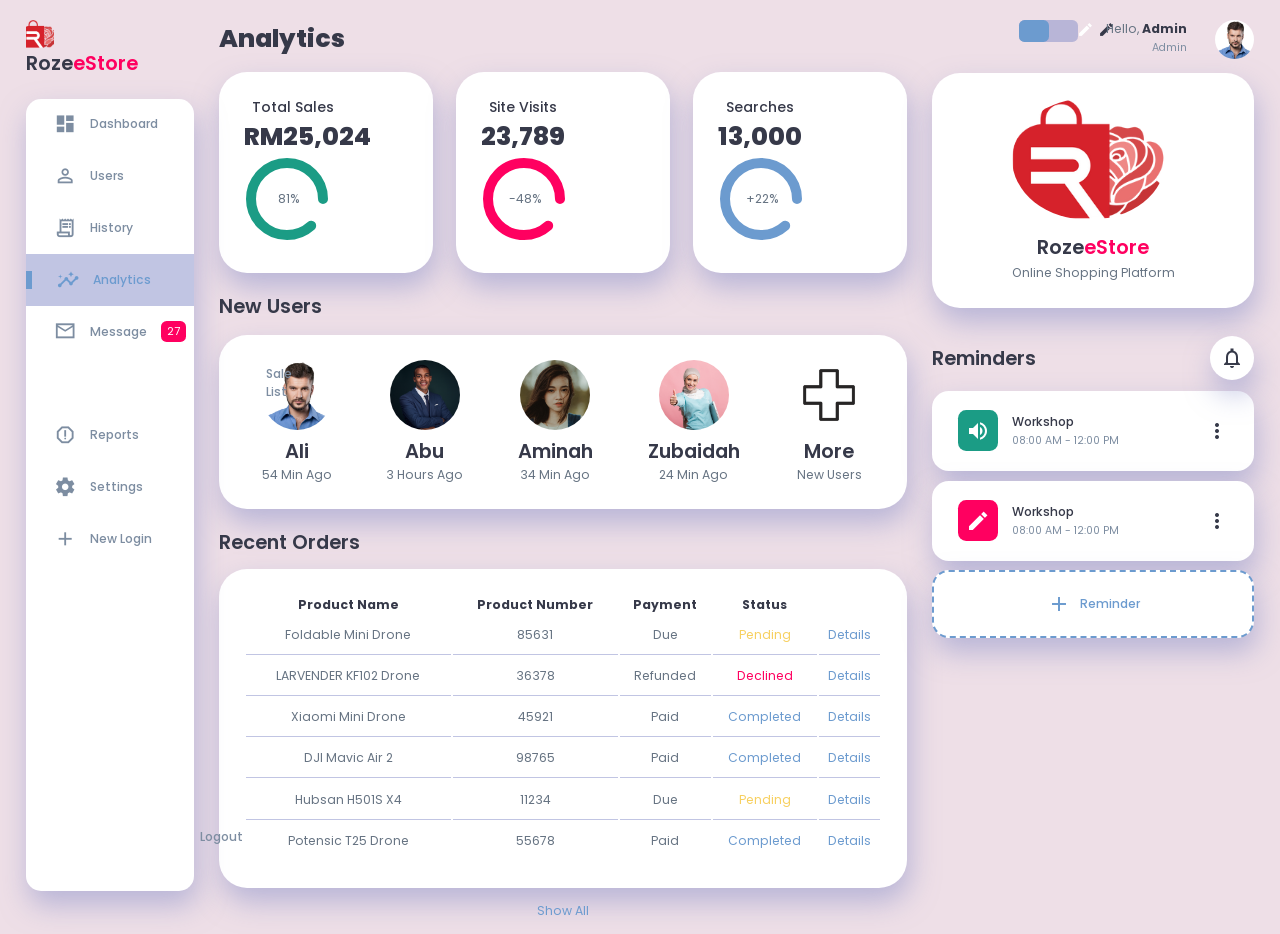
<file: index.html>
<!DOCTYPE html>
<html lang="en">
<head>
    <meta charset="UTF-8">
    <meta name="viewport" content="width=device-width, initial-scale=1.0">
    <link href="https://fonts.googleapis.com/icon?family=Material+Icons+Sharp" rel="stylesheet">
    <link rel="icon" href="images/logo.png" type="image/x-icon">
    <link rel="stylesheet" href="style.css">
    <title>RozeeStore</title>
</head>
<body>

    <div class="container">

        <!-- Sidebar -->
        <aside>
            <div class="toggle">
                <div class="logo">
                    <a href="index.html" class="logo">
                        <img src="images/logo.png" alt="Roze Logo">
                        <h2>Roze<span class="danger">eStore</span></h2>
                </a>
                </div>
                <div class="close" id="close-btn">
                    <span class="material-icons-sharp">close</span>
                </div>
            </div>

            <div class="sidebar">
                <a href="dashboard.html"><span class="material-icons-sharp">dashboard</span><h3>Dashboard</h3></a>
                <a href="users.html"><span class="material-icons-sharp">person_outline</span><h3>Users</h3></a>
                <a href="#"><span class="material-icons-sharp">receipt_long</span><h3>History</h3></a>
                <a href="index.html" class="active"><span class="material-icons-sharp">insights</span><h3>Analytics</h3></a>
                <a href="#">
                    <span class="material-icons-sharp">mail_outline</span>
                    <h3>Message</h3>
                    <span class="message-count">27</span>
                </a>
                <a href="sales_list.html"><span class="material-icons-sharp">inventory</span><h3>Sale List</h3></a>
                <a href="#"><span class="material-icons-sharp">report_gmailerrorred</span><h3>Reports</h3></a>
                <a href="#"><span class="material-icons-sharp">settings</span><h3>Settings</h3></a>
                <a href="#"><span class="material-icons-sharp">add</span><h3>New Login</h3></a>
                <a href="signout_auth.php"><span class="material-icons-sharp">logout</span><h3>Logout</h3></a>
            </div>
        </aside>
        <!-- End Sidebar -->

        <!-- Main Content -->
        <main>
            <h1>Analytics</h1>

            <!-- Analyze Section -->
            <div class="analyze">
                <div class="sales">
                    <div class="info">
                        <h3>Total Sales</h3>
                        <h1>RM25,024</h1>
                    </div>
                    <div class="progress">
                        <svg><circle cx="38" cy="38" r="36"></circle></svg>
                        <div class="percentage"><p>81%</p></div>
                    </div>
                </div>

                <div class="visits">
                    <div class="info">
                        <h3>Site Visits</h3>
                        <h1>23,789</h1>
                    </div>
                    <div class="progress">
                        <svg><circle cx="38" cy="38" r="36"></circle></svg>
                        <div class="percentage"><p>-48%</p></div>
                    </div>
                </div>

                <div class="searches">
                    <div class="info">
                        <h3>Searches</h3>
                        <h1>13,000</h1>
                    </div>
                    <div class="progress">
                        <svg><circle cx="38" cy="38" r="36"></circle></svg>
                        <div class="percentage"><p>+22%</p></div>
                    </div>
                </div>
            </div>
            <!-- End Analyze -->

            <!-- New Users Section -->
            <div class="new-users">
                <h2>New Users</h2>
                <div class="user-list">
                    <div class="user">
                        <img src="images/profile-1.png" alt="Ali">
                        <h2>Ali</h2>
                        <p>54 Min Ago</p>
                    </div>
                    <div class="user">
                        <img src="images/profile-2.png" alt="Abu">
                        <h2>Abu</h2>
                        <p>3 Hours Ago</p>
                    </div>
                    <div class="user">
                        <img src="images/profile-3.png" alt="Aminah">
                        <h2>Aminah</h2>
                        <p>34 Min Ago</p>
                    </div>
                    <div class="user">
                        <img src="images/profile-4.png" alt="Zubaidah">
                        <h2>Zubaidah</h2>
                        <p>24 Min Ago</p>
                    </div>
                    <div class="user">
                        <img src="images/plus.png" alt="More Users">
                        <h2>More</h2>
                        <p>New Users</p>
                    </div>
                </div>
            </div>
            <!-- End New Users Section -->

            <!-- Recent Orders -->
            <div class="recent-orders">
                <h2>Recent Orders</h2>
                <table>
                    <thead>
                        <tr>
                            <th>Product Name</th>
                            <th>Product Number</th>
                            <th>Payment</th>
                            <th>Status</th>
                            <th></th>
                        </tr>
                    </thead>
                    <tbody></tbody>
                </table>
                <a href="#">Show All</a>
            </div>
            <!-- End Recent Orders -->

        </main>
        <!-- End Main Content -->

        <!-- Right Section -->
        <div class="right-section">
            <!-- Top Nav -->
            <div class="nav">
                <button id="menu-btn"><span class="material-icons-sharp">menu</span></button>
                <div class="dark-mode">
                    <span class="material-icons-sharp active">light_mode</span>
                    <span class="material-icons-sharp">dark_mode</span>
                </div>
                <div class="profile">
                    <div class="info">
                        <p>Hello, <b>Admin</b></p>
                        <small class="text-muted">Admin</small>
                    </div>
                    <div class="profile-photo">
                        <img src="images/profile-1.png" alt="Admin Profile">
                    </div>
                </div>
            </div>
            <!-- End Top Nav -->

            <!-- User Profile -->
            <div class="user-profile">
                <div class="logo">
                    <img src="images/logo.png" alt="Roze Logo">
                    <h2>Roze<span class="danger">eStore</span></h2>
                    <p>Online Shopping Platform</p>
                </div>
            </div>

            <!-- Reminders -->
            <div class="reminders">
                <div class="header">
                    <h2>Reminders</h2>
                    <span class="material-icons-sharp">notifications_none</span>
                </div>

                <div class="notification">
                    <div class="icon">
                        <span class="material-icons-sharp">volume_up</span>
                    </div>
                    <div class="content">
                        <div class="info">
                            <h3>Workshop</h3>
                            <small class="text-muted">08:00 AM - 12:00 PM</small>
                        </div>
                        <span class="material-icons-sharp">more_vert</span>
                    </div>
                </div>

                <div class="notification deactivate">
                    <div class="icon">
                        <span class="material-icons-sharp">edit</span>
                    </div>
                    <div class="content">
                        <div class="info">
                            <h3>Workshop</h3>
                            <small class="text-muted">08:00 AM - 12:00 PM</small>
                        </div>
                        <span class="material-icons-sharp">more_vert</span>
                    </div>
                </div>

                <div class="notification add-reminder">
                    <div class="add-icon">
                        <span class="material-icons-sharp">add</span>
                        <h3>Reminder</h3>
                    </div>
                </div>
            </div>
            <!-- End Reminders -->

        </div>
        <!-- End Right Section -->

    </div>
    <!-- End Container -->

    <!-- order script -->
    <script src="orders.js"></script>

    <!-- index script -->
    <script>
        const sideMenu = document.querySelector('aside');
        const menuBtn = document.getElementById('menu-btn');
        const closeBtn = document.getElementById('close-btn');
        const darkMode = document.querySelector('.dark-mode');

        menuBtn.addEventListener('click', () => {
            sideMenu.style.display = 'block';
        });

        closeBtn.addEventListener('click', () => {
        sideMenu.style.display = 'none';
        });

        darkMode.addEventListener('click', () => {
        document.body.classList.toggle('dark-mode-variables');
        darkMode.querySelector('span:nth-child(1)').classList.toggle('active');
        darkMode.querySelector('span:nth-child(2)').classList.toggle('active');
        })

        Orders.forEach(order => {
            const tr = document.createElement('tr');
            const trContent = `
                <td>${order.productName}</td>
                <td>${order.productNumber}</td>
                <td>${order.paymentStatus}</td>
                <td class="${order.status === 'Declined' ? 
                'danger' : order.status === 'Pending' ? 'warning' : 'primary'}">
                ${order.status}
                </td>
                <td class="primary">Details</td>
            `;
            tr.innerHTML = trContent;
            document.querySelector('table tbody').appendChild(tr);
        });
    </script>

</body>
</html>
</file>
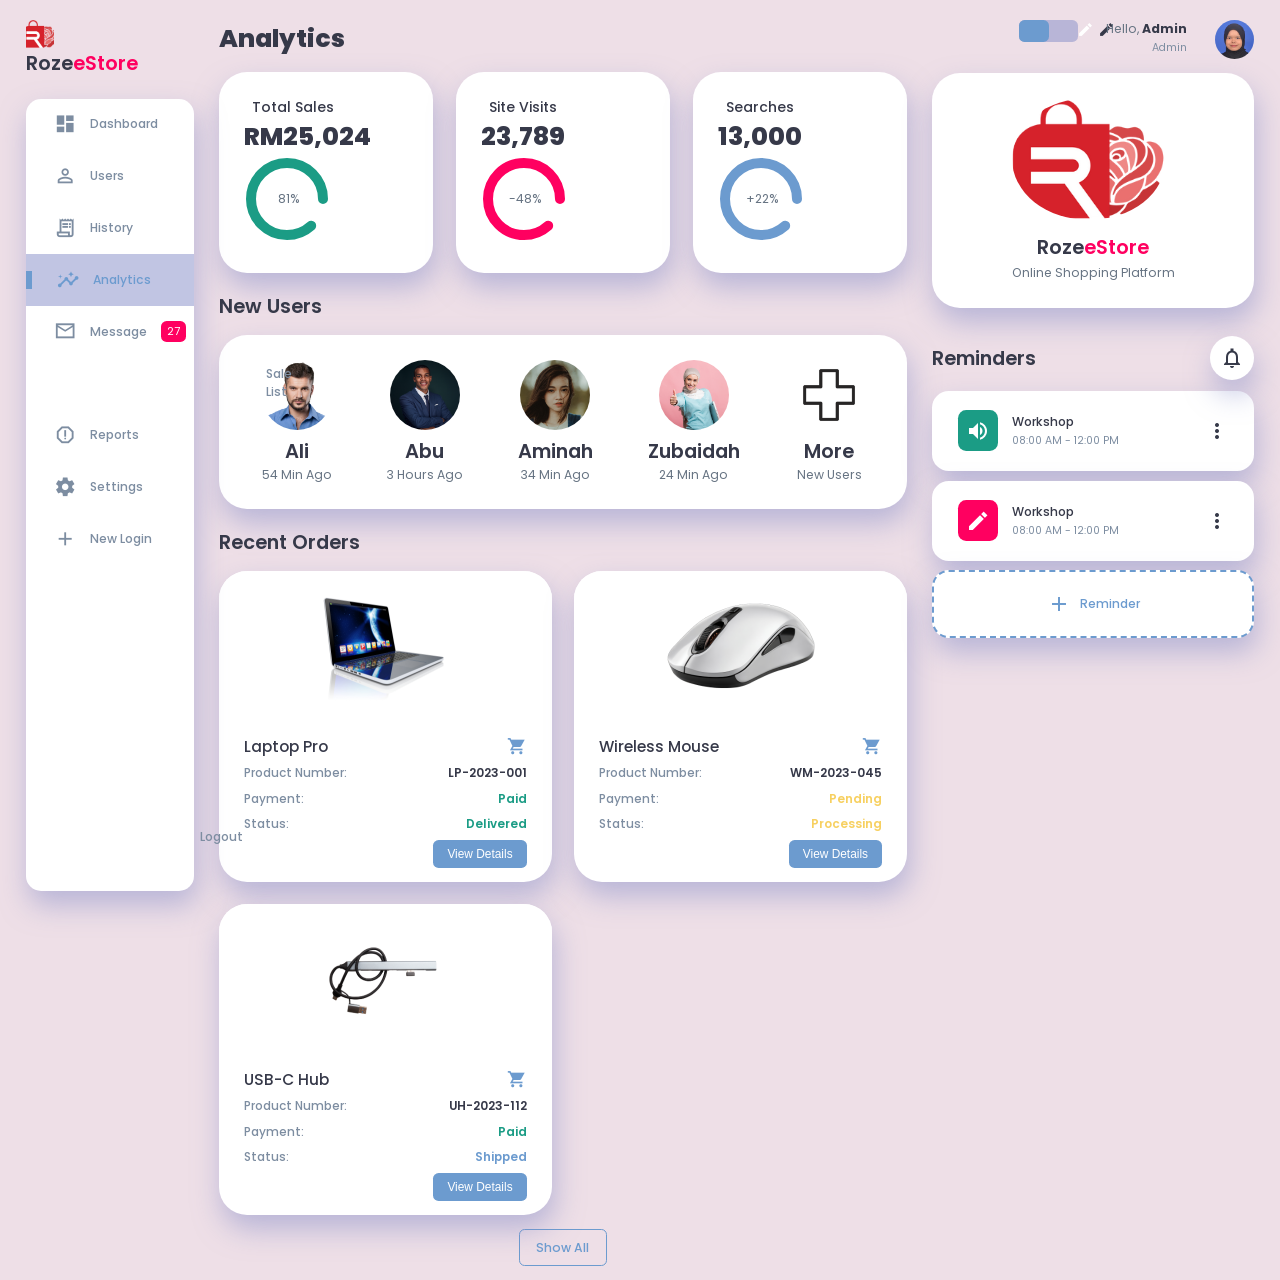
<file: analysis.html>
<!DOCTYPE html>
<html lang="en">
<head>
    <meta charset="UTF-8">
    <meta name="viewport" content="width=device-width, initial-scale=1.0">
    <link href="https://fonts.googleapis.com/icon?family=Material+Icons+Sharp" rel="stylesheet">
    <link rel="icon" href="images/logo.png" type="image/x-icon">
    <link rel="stylesheet" href="style.css">
    <title>RozeeStore</title>
</head>
<body>

    <div class="container">

        <!-- Sidebar -->
        <aside>
            <div class="toggle">
                <div class="logo">
                    <a href="dashboard.html" class="logo">
                        <img src="images/logo.png" alt="Roze Logo">
                        <h2>Roze<span class="danger">eStore</span></h2>
                </a>
                </div>
                <div class="close" id="close-btn">
                    <span class="material-icons-sharp">close</span>
                </div>
            </div>

            <div class="sidebar">
                <a href="dashboard.html"><span class="material-icons-sharp">dashboard</span><h3>Dashboard</h3></a>
                <a href="users.html"><span class="material-icons-sharp">person_outline</span><h3>Users</h3></a>
                <a href="#"><span class="material-icons-sharp">receipt_long</span><h3>History</h3></a>
                <a href="analysis.html" class="active"><span class="material-icons-sharp">insights</span><h3>Analytics</h3></a>
                <a href="messages.html">
                    <span class="material-icons-sharp">mail_outline</span>
                    <h3>Message</h3>
                    <span class="message-count">27</span>
                </a>
                <a href="sales_list.html"><span class="material-icons-sharp">inventory</span><h3>Sale List</h3></a>
                <a href="#"><span class="material-icons-sharp">report_gmailerrorred</span><h3>Reports</h3></a>
                <a href="#"><span class="material-icons-sharp">settings</span><h3>Settings</h3></a>
                <a href="#"><span class="material-icons-sharp">add</span><h3>New Login</h3></a>
                <a href="signout_auth.php"><span class="material-icons-sharp">logout</span><h3>Logout</h3></a>
            </div>
        </aside>
        <!-- End Sidebar -->

        <!-- Main Content -->
        <main>
            <h1>Analytics</h1>

            <!-- Analyze Section -->
            <div class="analyze">
                <div class="sales">
                    <div class="info">
                        <h3>Total Sales</h3>
                        <h1>RM25,024</h1>
                    </div>
                    <div class="progress">
                        <svg><circle cx="38" cy="38" r="36"></circle></svg>
                        <div class="percentage"><p>81%</p></div>
                    </div>
                </div>

                <div class="visits">
                    <div class="info">
                        <h3>Site Visits</h3>
                        <h1>23,789</h1>
                    </div>
                    <div class="progress">
                        <svg><circle cx="38" cy="38" r="36"></circle></svg>
                        <div class="percentage"><p>-48%</p></div>
                    </div>
                </div>

                <div class="searches">
                    <div class="info">
                        <h3>Searches</h3>
                        <h1>13,000</h1>
                    </div>
                    <div class="progress">
                        <svg><circle cx="38" cy="38" r="36"></circle></svg>
                        <div class="percentage"><p>+22%</p></div>
                    </div>
                </div>
            </div>
            <!-- End Analyze -->

            <!-- New Users Section -->
            <div class="new-users">
                <h2>New Users</h2>
                <div class="user-list">
                    <div class="user">
                        <img src="images/profile-1.png" alt="Ali">
                        <h2>Ali</h2>
                        <p>54 Min Ago</p>
                    </div>
                    <div class="user">
                        <img src="images/profile-2.png" alt="Abu">
                        <h2>Abu</h2>
                        <p>3 Hours Ago</p>
                    </div>
                    <div class="user">
                        <img src="images/profile-3.png" alt="Aminah">
                        <h2>Aminah</h2>
                        <p>34 Min Ago</p>
                    </div>
                    <div class="user">
                        <img src="images/profile-4.png" alt="Zubaidah">
                        <h2>Zubaidah</h2>
                        <p>24 Min Ago</p>
                    </div>
                    <div class="user">
                        <img src="images/plus.png" alt="More Users">
                        <h2>More</h2>
                        <p>New Users</p>
                    </div>
                </div>
            </div>
            <!-- End New Users Section -->

            <!-- Recent Orders -->
            <div class="recent-orders">
                <h2>Recent Orders</h2>
                <div class="order-cards" id="order-cards-container">
                    <!-- Order cards will be dynamically added here -->
                </div>
                <a href="#" id="show-all-orders" class="show-all-btn">Show All</a>
            </div>
            <!-- End Recent Orders -->

        </main>
        <!-- End Main Content -->

        <!-- Right Section -->
        <div class="right-section">
            <!-- Top Nav -->
            <div class="nav">
                <button id="menu-btn"><span class="material-icons-sharp">menu</span></button>
                <div class="dark-mode">
                    <span class="material-icons-sharp active">light_mode</span>
                    <span class="material-icons-sharp">dark_mode</span>
                </div>
                <div class="profile">
                    <div class="info">
                        <p>Hello, <b>Admin</b></p>
                        <small class="text-muted">Admin</small>
                    </div>
                    <div class="profile-photo">
                        <img src="images/admin.JPG" alt="Admin Profile">
                    </div>
                </div>
            </div>
            <!-- End Top Nav -->

            <!-- User Profile -->
            <div class="user-profile">
                <div class="logo">
                    <img src="images/logo.png" alt="Roze Logo">
                    <h2>Roze<span class="danger">eStore</span></h2>
                    <p>Online Shopping Platform</p>
                </div>
            </div>

            <!-- Reminders -->
            <div class="reminders">
                <div class="header">
                    <h2>Reminders</h2>
                    <span class="material-icons-sharp">notifications_none</span>
                </div>

                <div class="notification">
                    <div class="icon">
                        <span class="material-icons-sharp">volume_up</span>
                    </div>
                    <div class="content">
                        <div class="info">
                            <h3>Workshop</h3>
                            <small class="text-muted">08:00 AM - 12:00 PM</small>
                        </div>
                        <span class="material-icons-sharp">more_vert</span>
                    </div>
                </div>

                <div class="notification deactivate">
                    <div class="icon">
                        <span class="material-icons-sharp">edit</span>
                    </div>
                    <div class="content">
                        <div class="info">
                            <h3>Workshop</h3>
                            <small class="text-muted">08:00 AM - 12:00 PM</small>
                        </div>
                        <span class="material-icons-sharp">more_vert</span>
                    </div>
                </div>

                <div class="notification add-reminder">
                    <div class="add-icon">
                        <span class="material-icons-sharp">add</span>
                        <h3>Reminder</h3>
                    </div>
                </div>
            </div>
            <!-- End Reminders -->

        </div>
        <!-- End Right Section -->

    </div>
    <!-- End Container -->

    <!-- index script -->
    <script>
        const sideMenu = document.querySelector('aside');
        const menuBtn = document.getElementById('menu-btn');
        const closeBtn = document.getElementById('close-btn');
        const darkMode = document.querySelector('.dark-mode');

        menuBtn.addEventListener('click', () => {
            sideMenu.style.display = 'block';
        });

        closeBtn.addEventListener('click', () => {
        sideMenu.style.display = 'none';
        });

        darkMode.addEventListener('click', () => {
        document.body.classList.toggle('dark-mode-variables');
        darkMode.querySelector('span:nth-child(1)').classList.toggle('active');
        darkMode.querySelector('span:nth-child(2)').classList.toggle('active');
        })

        // Sample order data
        const Orders = [
            {
                productName: "Laptop Pro",
                productNumber: "LP-2023-001",
                paymentStatus: "Paid",
                status: "Delivered",
                image: "images/laptoppro.png"
            },
            {
                productName: "Wireless Mouse",
                productNumber: "WM-2023-045",
                paymentStatus: "Pending",
                status: "Processing",
                image: "images/wirelessmouse.png"
            },
            {
                productName: "USB-C Hub",
                productNumber: "UH-2023-112",
                paymentStatus: "Paid",
                status: "Shipped",
                image: "images/usbchub.png"
            },
            {
                productName: "Monitor 4K",
                productNumber: "MN-2023-023",
                paymentStatus: "Paid",
                status: "Delivered",
                image: "images/monitor.png"
            },
            {
                productName: "Mechanical Keyboard",
                productNumber: "KB-2023-067",
                paymentStatus: "Refunded",
                status: "Returned",
                image: "images/keyboard.png"
            }
        ];

        // Function to render order cards
        function renderOrderCards() {
            const container = document.getElementById('order-cards-container');
            container.innerHTML = '';
            
            // Display only the first 3 orders
            const displayOrders = Orders.slice(0, 3);
            
            displayOrders.forEach(order => {
                const card = document.createElement('div');
                card.className = 'order-card';
                
                const statusClass = order.status === 'Delivered' ? 'success' : 
                                   order.status === 'Processing' ? 'warning' : 
                                   order.status === 'Shipped' ? 'primary' : 
                                   order.status === 'Returned' ? 'danger' : '';
                
                const paymentClass = order.paymentStatus === 'Paid' ? 'success' : 
                                    order.paymentStatus === 'Pending' ? 'warning' : 
                                    order.paymentStatus === 'Refunded' ? 'danger' : '';
                
                card.innerHTML = `
                    <div class="order-image">
                        <img src="${order.image}" alt="${order.productName}">
                    </div>
                    <div class="order-header">
                        <h3>${order.productName}</h3>
                        <span class="material-icons-sharp">shopping_cart</span>
                    </div>
                    <div class="order-info">
                        <div class="info-item">
                            <span class="info-label">Product Number:</span>
                            <span class="info-value">${order.productNumber}</span>
                        </div>
                        <div class="info-item">
                            <span class="info-label">Payment:</span>
                            <span class="info-value ${paymentClass}">${order.paymentStatus}</span>
                        </div>
                        <div class="info-item">
                            <span class="info-label">Status:</span>
                            <span class="info-value ${statusClass}">${order.status}</span>
                        </div>
                    </div>
                    <div class="order-actions">
                        <button class="details-btn">View Details</button>
                    </div>
                `;
                
                container.appendChild(card);
            });
        }

        // Show All Orders functionality
        document.getElementById('show-all-orders').addEventListener('click', (e) => {
            e.preventDefault();
            const container = document.getElementById('order-cards-container');
            const showAllBtn = document.getElementById('show-all-orders');
            
            if (showAllBtn.textContent === 'Show All') {
                // Display all orders
                container.innerHTML = '';
                
                Orders.forEach(order => {
                    const card = document.createElement('div');
                    card.className = 'order-card';
                    
                    const statusClass = order.status === 'Delivered' ? 'success' : 
                                       order.status === 'Processing' ? 'warning' : 
                                       order.status === 'Shipped' ? 'primary' : 
                                       order.status === 'Returned' ? 'danger' : '';
                    
                    const paymentClass = order.paymentStatus === 'Paid' ? 'success' : 
                                        order.paymentStatus === 'Pending' ? 'warning' : 
                                        order.paymentStatus === 'Refunded' ? 'danger' : '';
                    
                    card.innerHTML = `
                        <div class="order-image">
                            <img src="${order.image}" alt="${order.productName}">
                        </div>
                        <div class="order-header">
                            <h3>${order.productName}</h3>
                            <span class="material-icons-sharp">shopping_cart</span>
                        </div>
                        <div class="order-info">
                            <div class="info-item">
                                <span class="info-label">Product Number:</span>
                                <span class="info-value">${order.productNumber}</span>
                            </div>
                            <div class="info-item">
                                <span class="info-label">Payment:</span>
                                <span class="info-value ${paymentClass}">${order.paymentStatus}</span>
                            </div>
                            <div class="info-item">
                                <span class="info-label">Status:</span>
                                <span class="info-value ${statusClass}">${order.status}</span>
                            </div>
                        </div>
                        <div class="order-actions">
                            <button class="details-btn">View Details</button>
                        </div>
                    `;
                    
                    container.appendChild(card);
                });
                
                showAllBtn.textContent = 'Show Less';
            } else {
                // Display only the first 3 orders
                renderOrderCards();
                showAllBtn.textContent = 'Show All';
            }
        });

        // Initial render
        renderOrderCards();
    </script>

</body>
</html>
</file>
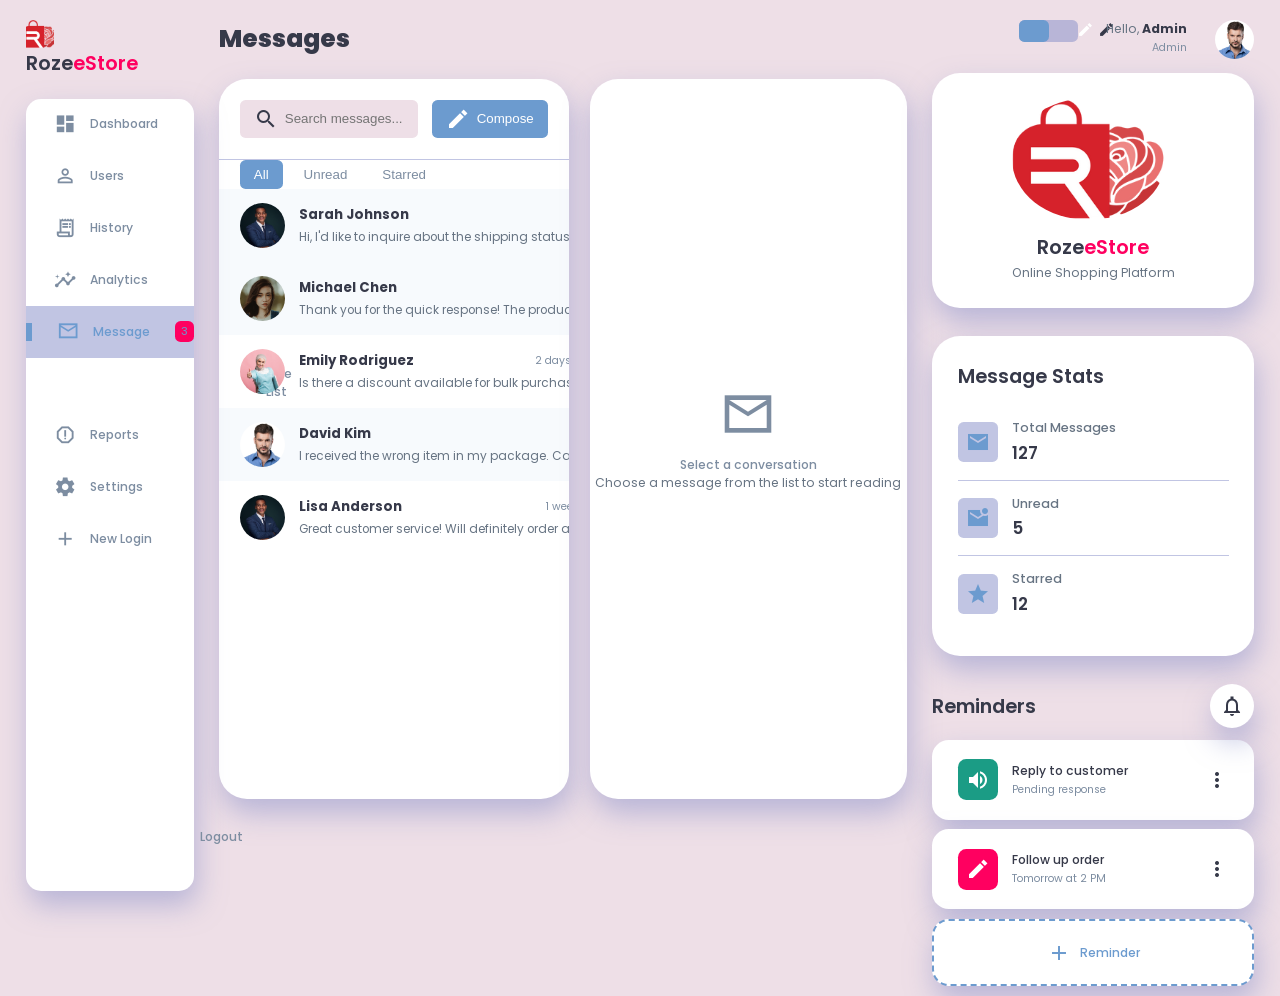
<file: messages.html>
<!DOCTYPE html>
<html lang="en">
<head>
    <meta charset="UTF-8">
    <meta name="viewport" content="width=device-width, initial-scale=1.0">
    <link href="https://fonts.googleapis.com/icon?family=Material+Icons+Sharp" rel="stylesheet">
    <link rel="icon" href="images/logo.png" type="image/x-icon">
    <link rel="stylesheet" href="style.css">
    <title>RozeeStore - Messages</title>
</head>
<body>

    <style>
        /* Message Page Styles */
.message-container {
    display: grid;
    grid-template-columns: 350px 1fr;
    gap: 1.5rem;
    margin-top: 1.5rem;
    height: calc(100vh - 180px);
}

/* Message List */
.message-list {
    background-color: var(--color-white);
    border-radius: var(--card-border-radius);
    box-shadow: var(--box-shadow);
    display: flex;
    flex-direction: column;
    overflow: hidden;
}

.message-list-header {
    padding: 1.5rem;
    border-bottom: 1px solid var(--color-light);
    display: flex;
    gap: 1rem;
    align-items: center;
}

.search-box {
    flex: 1;
    display: flex;
    align-items: center;
    background-color: var(--color-background);
    border-radius: var(--border-radius-1);
    padding: 0.5rem 1rem;
    gap: 0.5rem;
}

.search-box input {
    border: none;
    background: none;
    outline: none;
    width: 100%;
    color: var(--color-dark);
}

.compose-btn {
    display: flex;
    align-items: center;
    gap: 0.5rem;
    background-color: var(--color-primary);
    color: white;
    border: none;
    padding: 0.5rem 1rem;
    border-radius: var(--border-radius-1);
    cursor: pointer;
    transition: all 0.3s ease;
}

.compose-btn:hover {
    background-color: #5a78c2;
}

.message-filters {
    display: flex;
    padding: 0 1.5rem;
    gap: 0.5rem;
}

.filter-btn {
    padding: 0.5rem 1rem;
    border: none;
    background: none;
    color: var(--color-info-dark);
    cursor: pointer;
    border-radius: var(--border-radius-1);
    transition: all 0.3s ease;
}

.filter-btn.active {
    background-color: var(--color-primary);
    color: white;
}

.conversations {
    flex: 1;
    overflow-y: auto;
}

.conversation-item {
    display: flex;
    align-items: center;
    padding: 1rem 1.5rem;
    gap: 1rem;
    cursor: pointer;
    transition: background-color 0.3s ease;
    position: relative;
}

.conversation-item:hover {
    background-color: var(--color-light);
}

.conversation-item.unread {
    background-color: rgba(108, 155, 207, 0.05);
}

.conversation-avatar {
    width: 45px;
    height: 45px;
    border-radius: 50%;
    object-fit: cover;
}

.conversation-info {
    flex: 1;
}

.conversation-header {
    display: flex;
    justify-content: space-between;
    align-items: center;
    margin-bottom: 0.3rem;
}

.conversation-header h4 {
    font-size: 0.95rem;
    color: var(--color-dark);
}

.conversation-time {
    font-size: 0.75rem;
    color: var(--color-info-dark);
}

.conversation-preview {
    font-size: 0.85rem;
    color: var(--color-dark-variant);
    overflow: hidden;
    text-overflow: ellipsis;
    white-space: nowrap;
}

.conversation-actions {
    display: flex;
    flex-direction: column;
    align-items: center;
    gap: 0.5rem;
}

.starred-icon {
    color: var(--color-warning);
    font-size: 1.2rem;
}

.unread-indicator {
    width: 10px;
    height: 10px;
    background-color: var(--color-primary);
    border-radius: 50%;
}

.no-messages {
    text-align: center;
    padding: 2rem;
    color: var(--color-info-dark);
}

/* Message View */
.message-view {
    background-color: var(--color-white);
    border-radius: var(--card-border-radius);
    box-shadow: var(--box-shadow);
    display: flex;
    flex-direction: column;
}

.empty-state {
    flex: 1;
    display: flex;
    flex-direction: column;
    align-items: center;
    justify-content: center;
    color: var(--color-info-dark);
}

.empty-state .material-icons-sharp {
    font-size: 4rem;
    margin-bottom: 1rem;
}

.message-header {
    padding: 1.5rem;
    border-bottom: 1px solid var(--color-light);
    display: flex;
    justify-content: space-between;
    align-items: center;
}

.message-sender {
    display: flex;
    align-items: center;
    gap: 1rem;
}

.message-sender img {
    width: 40px;
    height: 40px;
    border-radius: 50%;
}

.message-sender h3 {
    font-size: 1rem;
    color: var(--color-dark);
}

.message-sender p {
    font-size: 0.8rem;
    color: var(--color-info-dark);
}

.message-actions {
    display: flex;
    gap: 0.5rem;
}

.action-btn {
    background: none;
    border: none;
    padding: 0.5rem;
    border-radius: var(--border-radius-1);
    cursor: pointer;
    color: var(--color-info-dark);
    transition: all 0.3s ease;
}

.action-btn:hover {
    background-color: var(--color-light);
    color: var(--color-primary);
}

.message-content {
    flex: 1;
    padding: 1.5rem;
    overflow-y: auto;
}

.message-bubble {
    max-width: 70%;
    padding: 1rem;
    border-radius: var(--border-radius-2);
    margin-bottom: 1rem;
}

.message-bubble.received {
    background-color: var(--color-light);
    color: var(--color-dark);
}

.message-bubble.sent {
    background-color: var(--color-primary);
    color: white;
    align-self: flex-end;
}

.message-time {
    font-size: 0.75rem;
    color: var(--color-info-dark);
    display: block;
    margin-top: 0.5rem;
}

.message-reply {
    padding: 1.5rem;
    border-top: 1px solid var(--color-light);
}

.reply-input {
    display: flex;
    gap: 0.5rem;
}

.reply-input input {
    flex: 1;
    padding: 0.75rem;
    border: 1px solid var(--color-light);
    border-radius: var(--border-radius-2);
    outline: none;
}

.reply-input button {
    background-color: var(--color-primary);
    color: white;
    border: none;
    padding: 0.75rem;
    border-radius: var(--border-radius-2);
    cursor: pointer;
    transition: all 0.3s ease;
}

.reply-input button:hover {
    background-color: #5a78c2;
}

/* Compose Modal */
.modal {
    display: none;
    position: fixed;
    top: 0;
    left: 0;
    width: 100%;
    height: 100%;
    background-color: rgba(0, 0, 0, 0.5);
    align-items: center;
    justify-content: center;
    z-index: 1000;
}

.modal-content {
    background-color: var(--color-white);
    border-radius: var(--card-border-radius);
    width: 90%;
    max-width: 500px;
    max-height: 90vh;
    overflow-y: auto;
}

.modal-header {
    display: flex;
    justify-content: space-between;
    align-items: center;
    padding: 1.5rem;
    border-bottom: 1px solid var(--color-light);
}

.modal-header h3 {
    font-size: 1.2rem;
    color: var(--color-dark);
}

.close-modal {
    background: none;
    border: none;
    cursor: pointer;
    color: var(--color-info-dark);
    padding: 0.5rem;
    border-radius: var(--border-radius-1);
    transition: all 0.3s ease;
}

.close-modal:hover {
    background-color: var(--color-light);
    color: var(--color-danger);
}

.form-group {
    margin-bottom: 1.5rem;
    padding: 0 1.5rem;
}

.form-group label {
    display: block;
    margin-bottom: 0.5rem;
    color: var(--color-dark);
    font-weight: 500;
}

.form-group input,
.form-group textarea {
    width: 100%;
    padding: 0.75rem;
    border: 1px solid var(--color-light);
    border-radius: var(--border-radius-1);
    outline: none;
    transition: border-color 0.3s ease;
}

.form-group input:focus,
.form-group textarea:focus {
    border-color: var(--color-primary);
}

.form-actions {
    display: flex;
    justify-content: flex-end;
    gap: 1rem;
    padding: 0 1.5rem 1.5rem;
}

.btn-cancel {
    padding: 0.75rem 1.5rem;
    border: 1px solid var(--color-light);
    background: none;
    border-radius: var(--border-radius-1);
    cursor: pointer;
    color: var(--color-dark);
    transition: all 0.3s ease;
}

.btn-cancel:hover {
    background-color: var(--color-light);
}

.btn-send {
    padding: 0.75rem 1.5rem;
    border: none;
    background-color: var(--color-primary);
    color: white;
    border-radius: var(--border-radius-1);
    cursor: pointer;
    transition: all 0.3s ease;
}

.btn-send:hover {
    background-color: #5a78c2;
}

/* Quick Stats */
.quick-stats {
    margin-top: 2rem;
    background-color: var(--color-white);
    padding: var(--card-padding);
    border-radius: var(--card-border-radius);
    box-shadow: var(--box-shadow);
}

.quick-stats h2 {
    margin-bottom: 1rem;
}

.stat-item {
    display: flex;
    align-items: center;
    gap: 1rem;
    padding: 1rem 0;
    border-bottom: 1px solid var(--color-light);
}

.stat-item:last-child {
    border-bottom: none;
}

.stat-icon {
    width: 40px;
    height: 40px;
    border-radius: var(--border-radius-1);
    display: flex;
    align-items: center;
    justify-content: center;
    background-color: var(--color-light);
}

.stat-icon .material-icons-sharp {
    color: var(--color-primary);
}

.stat-info h3 {
    font-size: 0.9rem;
    color: var(--color-dark-variant);
    margin-bottom: 0.2rem;
}

.stat-info p {
    font-size: 1.2rem;
    font-weight: 600;
    color: var(--color-dark);
}

/* Responsive adjustments */
@media screen and (max-width: 1024px) {
    .message-container {
        grid-template-columns: 1fr;
        height: auto;
    }
    
    .message-list {
        height: 400px;
        margin-bottom: 1.5rem;
    }
    
    .message-view {
        height: 500px;
    }
}

@media screen and (max-width: 768px) {
    .message-list {
        height: 300px;
    }
    
    .message-view {
        height: 400px;
    }
    
    .modal-content {
        width: 95%;
        margin: 1rem;
    }
}

/* Message Page Styles */
.message-container {
    display: grid;
    grid-template-columns: 350px 1fr;
    gap: 1.5rem;
    margin-top: 1.5rem;
    height: calc(100vh - 180px);
}

/* Message List */
.message-list {
    background-color: var(--color-white);
    border-radius: var(--card-border-radius);
    box-shadow: var(--box-shadow);
    display: flex;
    flex-direction: column;
    overflow: hidden;
}

.message-list-header {
    padding: 1.5rem;
    border-bottom: 1px solid var(--color-light);
    display: flex;
    gap: 1rem;
    align-items: center;
}

.search-box {
    flex: 1;
    display: flex;
    align-items: center;
    background-color: var(--color-background);
    border-radius: var(--border-radius-1);
    padding: 0.5rem 1rem;
    gap: 0.5rem;
}

.search-box input {
    border: none;
    background: none;
    outline: none;
    width: 100%;
    color: var(--color-dark);
}

.compose-btn {
    display: flex;
    align-items: center;
    gap: 0.5rem;
    background-color: var(--color-primary);
    color: white;
    border: none;
    padding: 0.5rem 1rem;
    border-radius: var(--border-radius-1);
    cursor: pointer;
    transition: all 0.3s ease;
}

.compose-btn:hover {
    background-color: #5a78c2;
}

.message-filters {
    display: flex;
    padding: 0 1.5rem;
    gap: 0.5rem;
}

.filter-btn {
    padding: 0.5rem 1rem;
    border: none;
    background: none;
    color: var(--color-info-dark);
    cursor: pointer;
    border-radius: var(--border-radius-1);
    transition: all 0.3s ease;
}

.filter-btn.active {
    background-color: var(--color-primary);
    color: white;
}

.conversations {
    flex: 1;
    overflow-y: auto;
}

.conversation-item {
    display: flex;
    align-items: center;
    padding: 1rem 1.5rem;
    gap: 1rem;
    cursor: pointer;
    transition: background-color 0.3s ease;
    position: relative;
}

.conversation-item:hover {
    background-color: var(--color-light);
}

.conversation-item.unread {
    background-color: rgba(108, 155, 207, 0.05);
}

.conversation-avatar {
    width: 45px;
    height: 45px;
    border-radius: 50%;
    object-fit: cover;
}

.conversation-info {
    flex: 1;
}

.conversation-header {
    display: flex;
    justify-content: space-between;
    align-items: center;
    margin-bottom: 0.3rem;
}

.conversation-header h4 {
    font-size: 0.95rem;
    color: var(--color-dark);
}

.conversation-time {
    font-size: 0.75rem;
    color: var(--color-info-dark);
}

.conversation-preview {
    font-size: 0.85rem;
    color: var(--color-dark-variant);
    overflow: hidden;
    text-overflow: ellipsis;
    white-space: nowrap;
}

.conversation-actions {
    display: flex;
    flex-direction: column;
    align-items: center;
    gap: 0.5rem;
}

.starred-icon {
    color: var(--color-warning);
    font-size: 1.2rem;
}

.unread-indicator {
    width: 10px;
    height: 10px;
    background-color: var(--color-primary);
    border-radius: 50%;
}

.no-messages {
    text-align: center;
    padding: 2rem;
    color: var(--color-info-dark);
}

/* Message View */
.message-view {
    background-color: var(--color-white);
    border-radius: var(--card-border-radius);
    box-shadow: var(--box-shadow);
    display: flex;
    flex-direction: column;
}

.empty-state {
    flex: 1;
    display: flex;
    flex-direction: column;
    align-items: center;
    justify-content: center;
    color: var(--color-info-dark);
}

.empty-state .material-icons-sharp {
    font-size: 4rem;
    margin-bottom: 1rem;
}

.message-header {
    padding: 1.5rem;
    border-bottom: 1px solid var(--color-light);
    display: flex;
    justify-content: space-between;
    align-items: center;
}

.message-sender {
    display: flex;
    align-items: center;
    gap: 1rem;
}

.message-sender img {
    width: 40px;
    height: 40px;
    border-radius: 50%;
}

.message-sender h3 {
    font-size: 1rem;
    color: var(--color-dark);
}

.message-sender p {
    font-size: 0.8rem;
    color: var(--color-info-dark);
}

.message-actions {
    display: flex;
    gap: 0.5rem;
}

.action-btn {
    background: none;
    border: none;
    padding: 0.5rem;
    border-radius: var(--border-radius-1);
    cursor: pointer;
    color: var(--color-info-dark);
    transition: all 0.3s ease;
}

.action-btn:hover {
    background-color: var(--color-light);
    color: var(--color-primary);
}

.message-content {
    flex: 1;
    padding: 1.5rem;
    overflow-y: auto;
}

.message-bubble {
    max-width: 70%;
    padding: 1rem;
    border-radius: var(--border-radius-2);
    margin-bottom: 1rem;
}

.message-bubble.received {
    background-color: var(--color-light);
    color: var(--color-dark);
}

.message-bubble.sent {
    background-color: var(--color-primary);
    color: white;
    align-self: flex-end;
}

.message-time {
    font-size: 0.75rem;
    color: var(--color-info-dark);
    display: block;
    margin-top: 0.5rem;
}

.message-reply {
    padding: 1.5rem;
    border-top: 1px solid var(--color-light);
}

.reply-input {
    display: flex;
    gap: 0.5rem;
}

.reply-input input {
    flex: 1;
    padding: 0.75rem;
    border: 1px solid var(--color-light);
    border-radius: var(--border-radius-2);
    outline: none;
}

.reply-input button {
    background-color: var(--color-primary);
    color: white;
    border: none;
    padding: 0.75rem;
    border-radius: var(--border-radius-2);
    cursor: pointer;
    transition: all 0.3s ease;
}

.reply-input button:hover {
    background-color: #5a78c2;
}

/* Compose Modal */
.modal {
    display: none;
    position: fixed;
    top: 0;
    left: 0;
    width: 100%;
    height: 100%;
    background-color: rgba(0, 0, 0, 0.5);
    align-items: center;
    justify-content: center;
    z-index: 1000;
}

.modal-content {
    background-color: var(--color-white);
    border-radius: var(--card-border-radius);
    width: 90%;
    max-width: 500px;
    max-height: 90vh;
    overflow-y: auto;
}

.modal-header {
    display: flex;
    justify-content: space-between;
    align-items: center;
    padding: 1.5rem;
    border-bottom: 1px solid var(--color-light);
}

.modal-header h3 {
    font-size: 1.2rem;
    color: var(--color-dark);
}

.close-modal {
    background: none;
    border: none;
    cursor: pointer;
    color: var(--color-info-dark);
    padding: 0.5rem;
    border-radius: var(--border-radius-1);
    transition: all 0.3s ease;
}

.close-modal:hover {
    background-color: var(--color-light);
    color: var(--color-danger);
}

.form-group {
    margin-bottom: 1.5rem;
    padding: 0 1.5rem;
}

.form-group label {
    display: block;
    margin-bottom: 0.5rem;
    color: var(--color-dark);
    font-weight: 500;
}

.form-group input,
.form-group textarea {
    width: 100%;
    padding: 0.75rem;
    border: 1px solid var(--color-light);
    border-radius: var(--border-radius-1);
    outline: none;
    transition: border-color 0.3s ease;
}

.form-group input:focus,
.form-group textarea:focus {
    border-color: var(--color-primary);
}

.form-actions {
    display: flex;
    justify-content: flex-end;
    gap: 1rem;
    padding: 0 1.5rem 1.5rem;
}

.btn-cancel {
    padding: 0.75rem 1.5rem;
    border: 1px solid var(--color-light);
    background: none;
    border-radius: var(--border-radius-1);
    cursor: pointer;
    color: var(--color-dark);
    transition: all 0.3s ease;
}

.btn-cancel:hover {
    background-color: var(--color-light);
}

.btn-send {
    padding: 0.75rem 1.5rem;
    border: none;
    background-color: var(--color-primary);
    color: white;
    border-radius: var(--border-radius-1);
    cursor: pointer;
    transition: all 0.3s ease;
}

.btn-send:hover {
    background-color: #5a78c2;
}

/* Quick Stats */
.quick-stats {
    margin-top: 2rem;
    background-color: var(--color-white);
    padding: var(--card-padding);
    border-radius: var(--card-border-radius);
    box-shadow: var(--box-shadow);
}

.quick-stats h2 {
    margin-bottom: 1rem;
}

.stat-item {
    display: flex;
    align-items: center;
    gap: 1rem;
    padding: 1rem 0;
    border-bottom: 1px solid var(--color-light);
}

.stat-item:last-child {
    border-bottom: none;
}

.stat-icon {
    width: 40px;
    height: 40px;
    border-radius: var(--border-radius-1);
    display: flex;
    align-items: center;
    justify-content: center;
    background-color: var(--color-light);
}

.stat-icon .material-icons-sharp {
    color: var(--color-primary);
}

.stat-info h3 {
    font-size: 0.9rem;
    color: var(--color-dark-variant);
    margin-bottom: 0.2rem;
}

.stat-info p {
    font-size: 1.2rem;
    font-weight: 600;
    color: var(--color-dark);
}
    </style>

<div class="container">

    <!-- Sidebar -->
    <aside>
        <div class="toggle">
            <div class="logo">
                <a href="dashboard.html" class="logo">
                    <img src="images/logo.png" alt="Roze Logo">
                    <h2>Roze<span class="danger">eStore</span></h2>
                </a>
            </div>
            <div class="close" id="close-btn">
                <span class="material-icons-sharp">close</span>
            </div>
        </div>

        <div class="sidebar">
            <a href="dashboard.html"><span class="material-icons-sharp">dashboard</span><h3>Dashboard</h3></a>
            <a href="users.html"><span class="material-icons-sharp">person_outline</span><h3>Users</h3></a>
            <a href="#"><span class="material-icons-sharp">receipt_long</span><h3>History</h3></a>
            <a href="index.html"><span class="material-icons-sharp">insights</span><h3>Analytics</h3></a>
            <a href="messages.html" class="active">
                <span class="material-icons-sharp">mail_outline</span>
                <h3>Message</h3>
                <span class="message-count" id="unread-count">5</span>
            </a>
            <a href="sales_list.html"><span class="material-icons-sharp">inventory</span><h3>Sale List</h3></a>
            <a href="#"><span class="material-icons-sharp">report_gmailerrorred</span><h3>Reports</h3></a>
            <a href="#"><span class="material-icons-sharp">settings</span><h3>Settings</h3></a>
            <a href="#"><span class="material-icons-sharp">add</span><h3>New Login</h3></a>
            <a href="signout_auth.php"><span class="material-icons-sharp">logout</span><h3>Logout</h3></a>
        </div>
    </aside>
    <!-- END Sidebar -->

    <!-- Main Content -->
    <main>
        <h1>Messages</h1>

        <div class="message-container">
            <!-- Message List -->
            <div class="message-list">
                <div class="message-list-header">
                    <div class="search-box">
                        <span class="material-icons-sharp">search</span>
                        <input type="text" placeholder="Search messages..." id="search-input">
                    </div>
                    <button class="compose-btn" id="compose-btn">
                        <span class="material-icons-sharp">edit</span>
                        Compose
                    </button>
                </div>

                <div class="message-filters">
                    <button class="filter-btn active" data-filter="all">All</button>
                    <button class="filter-btn" data-filter="unread">Unread</button>
                    <button class="filter-btn" data-filter="starred">Starred</button>
                </div>

                <div class="conversations" id="conversations-list">
                    <!-- Conversations will be dynamically added here -->
                </div>
            </div>

            <!-- Message View -->
            <div class="message-view" id="message-view">
                <div class="empty-state">
                    <span class="material-icons-sharp">mail_outline</span>
                    <h3>Select a conversation</h3>
                    <p>Choose a message from the list to start reading</p>
                </div>
            </div>
        </div>

        <!-- Compose Modal -->
        <div class="modal" id="compose-modal">
            <div class="modal-content">
                <div class="modal-header">
                    <h3>New Message</h3>
                    <button class="close-modal" id="close-compose">
                        <span class="material-icons-sharp">close</span>
                    </button>
                </div>
                <form id="compose-form">
                    <div class="form-group">
                        <label for="recipient">To:</label>
                        <input type="text" id="recipient" placeholder="Enter recipient email or username" required>
                    </div>
                    <div class="form-group">
                        <label for="subject">Subject:</label>
                        <input type="text" id="subject" placeholder="Enter subject" required>
                    </div>
                    <div class="form-group">
                        <label for="message">Message:</label>
                        <textarea id="message" rows="8" placeholder="Type your message here..." required></textarea>
                    </div>
                    <div class="form-actions">
                        <button type="button" class="btn-cancel" id="cancel-compose">Cancel</button>
                        <button type="submit" class="btn-send">Send Message</button>
                    </div>
                </form>
            </div>
        </div>
    </main>

    <!-- Right Section -->
    <div class="right-section">
        <!-- Top Nav -->
        <div class="nav">
            <button id="menu-btn"><span class="material-icons-sharp">menu</span></button>
            <div class="dark-mode">
                <span class="material-icons-sharp active">light_mode</span>
                <span class="material-icons-sharp">dark_mode</span>
            </div>
            <div class="profile">
                <div class="info">
                    <p>Hello, <b>Admin</b></p>
                    <small class="text-muted">Admin</small>
                </div>
                <div class="profile-photo">
                    <img src="images/profile-1.png" alt="Admin Profile">
                </div>
            </div>
        </div>
        <!-- End Top Nav -->

        <!-- User Profile -->
        <div class="user-profile">
            <div class="logo">
                <img src="images/logo.png" alt="Roze Logo">
                <h2>Roze<span class="danger">eStore</span></h2>
                <p>Online Shopping Platform</p>
            </div>
        </div>

        <!-- Quick Stats -->
        <div class="quick-stats">
            <h2>Message Stats</h2>
            <div class="stat-item">
                <div class="stat-icon">
                    <span class="material-icons-sharp">mail</span>
                </div>
                <div class="stat-info">
                    <h3>Total Messages</h3>
                    <p>127</p>
                </div>
            </div>
            <div class="stat-item">
                <div class="stat-icon">
                    <span class="material-icons-sharp">mark_email_unread</span>
                </div>
                <div class="stat-info">
                    <h3>Unread</h3>
                    <p>5</p>
                </div>
            </div>
            <div class="stat-item">
                <div class="stat-icon">
                    <span class="material-icons-sharp">star</span>
                </div>
                <div class="stat-info">
                    <h3>Starred</h3>
                    <p>12</p>
                </div>
            </div>
        </div>

        <!-- Reminders -->
        <div class="reminders">
            <div class="header">
                <h2>Reminders</h2>
                <span class="material-icons-sharp">notifications_none</span>
            </div>

            <div class="notification">
                <div class="icon">
                    <span class="material-icons-sharp">volume_up</span>
                </div>
                <div class="content">
                    <div class="info">
                        <h3>Reply to customer</h3>
                        <small class="text-muted">Pending response</small>
                    </div>
                    <span class="material-icons-sharp">more_vert</span>
                </div>
            </div>

            <div class="notification deactivate">
                <div class="icon">
                    <span class="material-icons-sharp">edit</span>
                </div>
                <div class="content">
                    <div class="info">
                        <h3>Follow up order</h3>
                        <small class="text-muted">Tomorrow at 2 PM</small>
                    </div>
                    <span class="material-icons-sharp">more_vert</span>
                </div>
            </div>

            <div class="notification add-reminder">
                <div class="add-icon">
                    <span class="material-icons-sharp">add</span>
                    <h3>Reminder</h3>
                </div>
            </div>
        </div>
        <!-- End Reminders -->
    </div>
    <!-- End Right Section -->
</div>
<!-- End Container -->

<!-- Message Page Script -->
<script>
// Sample message data
const conversations = [
    {
        id: 1,
        name: "Sarah Johnson",
        avatar: "images/profile-2.png",
        lastMessage: "Hi, I'd like to inquire about the shipping status of my order #12345",
        time: "10:30 AM",
        unread: true,
        starred: false,
        email: "sarah.j@example.com"
    },
    {
        id: 2,
        name: "Michael Chen",
        avatar: "images/profile-3.png",
        lastMessage: "Thank you for the quick response! The product arrived in perfect condition.",
        time: "Yesterday",
        unread: true,
        starred: true,
        email: "m.chen@example.com"
    },
    {
        id: 3,
        name: "Emily Rodriguez",
        avatar: "images/profile-4.png",
        lastMessage: "Is there a discount available for bulk purchases?",
        time: "2 days ago",
        unread: false,
        starred: false,
        email: "emily.r@example.com"
    },
    {
        id: 4,
        name: "David Kim",
        avatar: "images/profile-1.png",
        lastMessage: "I received the wrong item in my package. Can you help with this?",
        time: "3 days ago",
        unread: true,
        starred: false,
        email: "d.kim@example.com"
    },
    {
        id: 5,
        name: "Lisa Anderson",
        avatar: "images/profile-2.png",
        lastMessage: "Great customer service! Will definitely order again.",
        time: "1 week ago",
        unread: false,
        starred: true,
        email: "lisa.a@example.com"
    }
];

// Current conversation
let currentConversation = null;
let currentFilter = 'all';

// Initialize
document.addEventListener('DOMContentLoaded', () => {
    renderConversations();
    updateUnreadCount();
    
    // Event listeners
    document.getElementById('compose-btn').addEventListener('click', openComposeModal);
    document.getElementById('close-compose').addEventListener('click', closeComposeModal);
    document.getElementById('cancel-compose').addEventListener('click', closeComposeModal);
    document.getElementById('compose-form').addEventListener('submit', sendMessage);
    document.getElementById('search-input').addEventListener('input', searchMessages);
    
    // Filter buttons
    document.querySelectorAll('.filter-btn').forEach(btn => {
        btn.addEventListener('click', () => {
            document.querySelectorAll('.filter-btn').forEach(b => b.classList.remove('active'));
            btn.classList.add('active');
            currentFilter = btn.dataset.filter;
            renderConversations();
        });
    });
});

// Render conversations list
function renderConversations(filteredConversations = null) {
    const container = document.getElementById('conversations-list');
    const conversationsToRender = filteredConversations || conversations;
    
    container.innerHTML = '';
    
    if (conversationsToRender.length === 0) {
        container.innerHTML = '<div class="no-messages">No messages found</div>';
        return;
    }
    
    conversationsToRender.forEach(conv => {
        const item = document.createElement('div');
        item.className = `conversation-item ${conv.unread ? 'unread' : ''} ${conv.starred ? 'starred' : ''}`;
        item.innerHTML = `
            <img src="${conv.avatar}" alt="${conv.name}" class="conversation-avatar">
            <div class="conversation-info">
                <div class="conversation-header">
                    <h4>${conv.name}</h4>
                    <span class="conversation-time">${conv.time}</span>
                </div>
                <p class="conversation-preview">${conv.lastMessage}</p>
            </div>
            <div class="conversation-actions">
                ${conv.starred ? '<span class="material-icons-sharp starred-icon">star</span>' : ''}
                ${conv.unread ? '<span class="unread-indicator"></span>' : ''}
            </div>
        `;
        
        item.addEventListener('click', () => openConversation(conv));
        container.appendChild(item);
    });
}

// Open conversation
function openConversation(conversation) {
    currentConversation = conversation;
    
    // Mark as read
    conversation.unread = false;
    renderConversations();
    updateUnreadCount();
    
    // Update message view
    const messageView = document.getElementById('message-view');
    messageView.innerHTML = `
        <div class="message-header">
            <div class="message-sender">
                <img src="${conversation.avatar}" alt="${conversation.name}">
                <div>
                    <h3>${conversation.name}</h3>
                    <p>${conversation.email}</p>
                </div>
            </div>
            <div class="message-actions">
                <button class="action-btn" onclick="toggleStar(${conversation.id})">
                    <span class="material-icons-sharp">${conversation.starred ? 'star' : 'star_border'}</span>
                </button>
                <button class="action-btn" onclick="deleteConversation(${conversation.id})">
                    <span class="material-icons-sharp">delete</span>
                </button>
            </div>
        </div>
        
        <div class="message-content">
            <div class="message-bubble received">
                <p>${conversation.lastMessage}</p>
                <span class="message-time">${conversation.time}</span>
            </div>
        </div>
        
        <div class="message-reply">
            <div class="reply-input">
                <input type="text" placeholder="Type your reply..." id="reply-input">
                <button onclick="sendReply(${conversation.id})">
                    <span class="material-icons-sharp">send</span>
                </button>
            </div>
        </div>
    `;
}

// Search messages
function searchMessages() {
    const searchTerm = document.getElementById('search-input').value.toLowerCase();
    
    if (!searchTerm) {
        renderConversations();
        return;
    }
    
    const filtered = conversations.filter(conv => 
        conv.name.toLowerCase().includes(searchTerm) ||
        conv.lastMessage.toLowerCase().includes(searchTerm) ||
        conv.email.toLowerCase().includes(searchTerm)
    );
    
    renderConversations(filtered);
}

// Toggle star
function toggleStar(conversationId) {
    const conv = conversations.find(c => c.id === conversationId);
    if (conv) {
        conv.starred = !conv.starred;
        openConversation(conv);
        renderConversations();
    }
}

// Delete conversation
function deleteConversation(conversationId) {
    if (confirm('Are you sure you want to delete this conversation?')) {
        const index = conversations.findIndex(c => c.id === conversationId);
        if (index > -1) {
            conversations.splice(index, 1);
            renderConversations();
            updateUnreadCount();
            
            // Reset message view
            document.getElementById('message-view').innerHTML = `
                <div class="empty-state">
                    <span class="material-icons-sharp">mail_outline</span>
                    <h3>Select a conversation</h3>
                    <p>Choose a message from the list to start reading</p>
                </div>
            `;
        }
    }
}

// Send reply
function sendReply(conversationId) {
    const replyInput = document.getElementById('reply-input');
    const replyText = replyInput.value.trim();
    
    if (!replyText) return;
    
    // In a real app, this would send the reply to the server
    alert(`Reply sent: "${replyText}"`);
    replyInput.value = '';
}

// Update unread count
function updateUnreadCount() {
    const unreadCount = conversations.filter(c => c.unread).length;
    document.getElementById('unread-count').textContent = unreadCount;
}

// Compose modal functions
function openComposeModal() {
    document.getElementById('compose-modal').style.display = 'flex';
}

function closeComposeModal() {
    document.getElementById('compose-modal').style.display = 'none';
    document.getElementById('compose-form').reset();
}

function sendMessage(e) {
    e.preventDefault();
    
    const recipient = document.getElementById('recipient').value;
    const subject = document.getElementById('subject').value;
    const message = document.getElementById('message').value;
    
    // In a real app, this would send the message to the server
    alert(`Message sent to ${recipient}\nSubject: ${subject}\nMessage: ${message}`);
    
    closeComposeModal();
}

// Sidebar menu functionality
const sideMenu = document.querySelector('aside');
const menuBtn = document.getElementById('menu-btn');
const closeBtn = document.getElementById('close-btn');

menuBtn.addEventListener('click', () => {
    sideMenu.style.display = 'block';
});

closeBtn.addEventListener('click', () => {
    sideMenu.style.display = 'none';
});
</script>

</body>
</html>
</file>
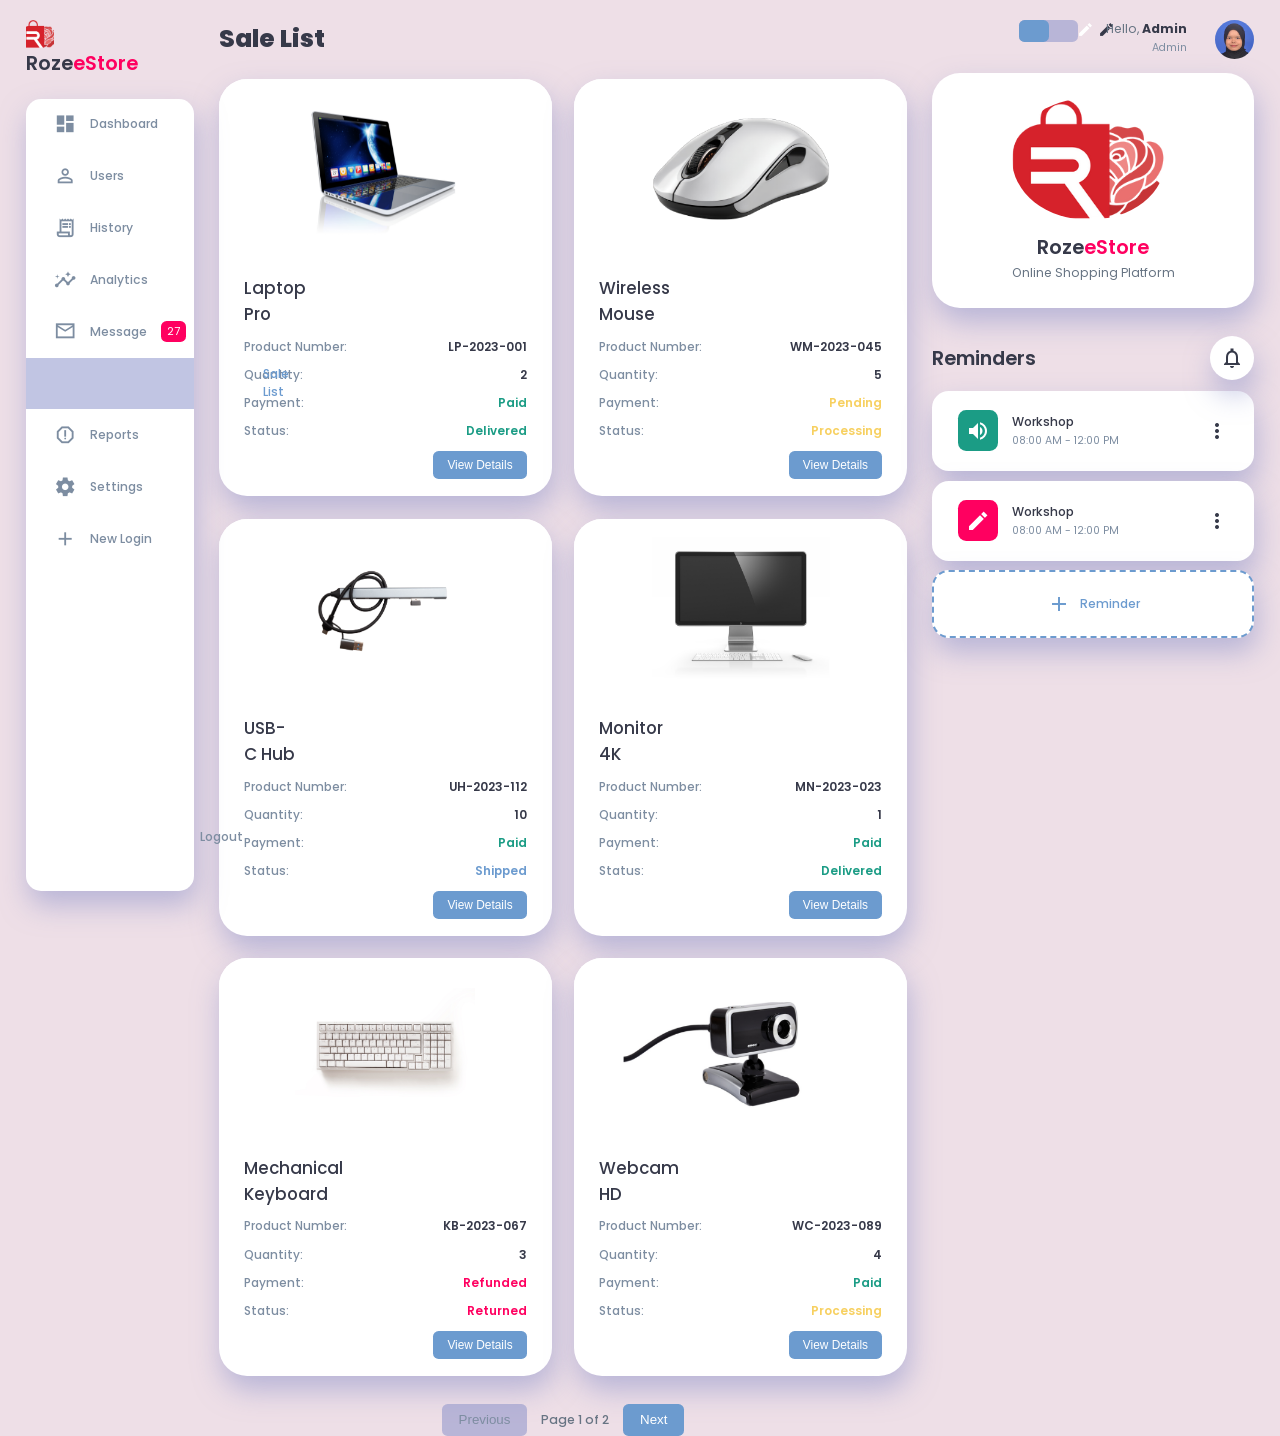
<file: sales_list.html>
<!DOCTYPE html>
<html lang="en">
<head>
    <meta charset="UTF-8">
    <meta name="viewport" content="width=device-width, initial-scale=1.0">
    <link href="https://fonts.googleapis.com/icon?family=Material+Icons+Sharp" rel="stylesheet">
    <link rel="icon" href="images/logo.png" type="image/x-icon">
    <link rel="stylesheet" href="style.css">
    <title>RozeeStore</title>
</head>
<body>

    <div class="container">

        <!-- Sidebar -->
        <aside>
            <div class="toggle">
                <div class="logo">
                    <a href="dashboard.html" class="logo">
                        <img src="images/logo.png" alt="Roze Logo">
                        <h2>Roze<span class="danger">eStore</span></h2>
                </a>
                </div>
                <div class="close" id="close-btn">
                    <span class="material-icons-sharp">close</span>
                </div>
            </div>

            <div class="sidebar">
                <a href="dashboard.html"><span class="material-icons-sharp">dashboard</span><h3>Dashboard</h3></a>
                <a href="users.html"><span class="material-icons-sharp">person_outline</span><h3>Users</h3></a>
                <a href="#"><span class="material-icons-sharp">receipt_long</span><h3>History</h3></a>
                <a href="analysis.html"><span class="material-icons-sharp">insights</span><h3>Analytics</h3></a>
                <a href="messages.html">
                    <span class="material-icons-sharp">mail_outline</span>
                    <h3>Message</h3>
                    <span class="message-count">27</span>
                </a>
                <a href="sales_list.html" class="active"><span class="material-icons-sharp">inventory</span><h3>Sale List</h3></a>
                <a href="#"><span class="material-icons-sharp">report_gmailerrorred</span><h3>Reports</h3></a>
                <a href="#"><span class="material-icons-sharp">settings</span><h3>Settings</h3></a>
                <a href="#"><span class="material-icons-sharp">add</span><h3>New Login</h3></a>
                <a href="signout_auth.php"><span class="material-icons-sharp">logout</span><h3>Logout</h3></a>
            </div>
        </aside>
        <!-- End Sidebar -->

        <!-- Main Content -->
        <main>
            <h1>Sale List</h1>

            <!-- Sale Cards Section -->
            <div class="sale-cards" id="sale-cards-container">
                <!-- Sale cards will be dynamically added here -->
            </div>

            <!-- Pagination -->
            <div class="pagination">
                <button id="prev-page" class="page-btn">Previous</button>
                <span id="page-info">Page 1 of 1</span>
                <button id="next-page" class="page-btn">Next</button>
            </div>
        </main>
        <!-- End Main Content -->

        <!-- Right Section -->
        <div class="right-section">
            <!-- Top Nav -->
            <div class="nav">
                <button id="menu-btn"><span class="material-icons-sharp">menu</span></button>
                <div class="dark-mode">
                    <span class="material-icons-sharp active">light_mode</span>
                    <span class="material-icons-sharp">dark_mode</span>
                </div>
                <div class="profile">
                    <div class="info">
                        <p>Hello, <b>Admin</b></p>
                        <small class="text-muted">Admin</small>
                    </div>
                    <div class="profile-photo">
                        <img src="images/admin.JPG" alt="Admin Profile">
                    </div>
                </div>
            </div>
            <!-- End Top Nav -->

            <!-- User Profile -->
            <div class="user-profile">
                <div class="logo">
                    <img src="images/logo.png" alt="Roze Logo">
                    <h2>Roze<span class="danger">eStore</span></h2>
                    <p>Online Shopping Platform</p>
                </div>
            </div>

            <!-- Reminders -->
            <div class="reminders">
                <div class="header">
                    <h2>Reminders</h2>
                    <span class="material-icons-sharp">notifications_none</span>
                </div>

                <div class="notification">
                    <div class="icon">
                        <span class="material-icons-sharp">volume_up</span>
                    </div>
                    <div class="content">
                        <div class="info">
                            <h3>Workshop</h3>
                            <small class="text-muted">08:00 AM - 12:00 PM</small>
                        </div>
                        <span class="material-icons-sharp">more_vert</span>
                    </div>
                </div>

                <div class="notification deactivate">
                    <div class="icon">
                        <span class="material-icons-sharp">edit</span>
                    </div>
                    <div class="content">
                        <div class="info">
                            <h3>Workshop</h3>
                            <small class="text-muted">08:00 AM - 12:00 PM</small>
                        </div>
                        <span class="material-icons-sharp">more_vert</span>
                    </div>
                </div>

                <div class="notification add-reminder">
                    <div class="add-icon">
                        <span class="material-icons-sharp">add</span>
                        <h3>Reminder</h3>
                    </div>
                </div>
            </div>
            <!-- End Reminders -->

        </div>
        <!-- End Right Section -->

    </div>
    <!-- End Container -->

    <!-- index script -->
    <script>
        const sideMenu = document.querySelector('aside');
        const menuBtn = document.getElementById('menu-btn');
        const closeBtn = document.getElementById('close-btn');
        const darkMode = document.querySelector('.dark-mode');

        menuBtn.addEventListener('click', () => {
            sideMenu.style.display = 'block';
        });

        closeBtn.addEventListener('click', () => {
        sideMenu.style.display = 'none';
        });

        darkMode.addEventListener('click', () => {
        document.body.classList.toggle('dark-mode-variables');
        darkMode.querySelector('span:nth-child(1)').classList.toggle('active');
        darkMode.querySelector('span:nth-child(2)').classList.toggle('active');
        })

        // Sample sale data with product images
        const sales = [
            {
                productName: "Laptop Pro",
                productNumber: "LP-2023-001",
                quantity: 2,
                paymentStatus: "Paid",
                status: "Delivered",
                image: "images/laptoppro.png"
            },
            {
                productName: "Wireless Mouse",
                productNumber: "WM-2023-045",
                quantity: 5,
                paymentStatus: "Pending",
                status: "Processing",
                image: "images/wirelessmouse.png"
            },
            {
                productName: "USB-C Hub",
                productNumber: "UH-2023-112",
                quantity: 10,
                paymentStatus: "Paid",
                status: "Shipped",
                image: "images/usbchub.png"
            },
            {
                productName: "Monitor 4K",
                productNumber: "MN-2023-023",
                quantity: 1,
                paymentStatus: "Paid",
                status: "Delivered",
                image: "images/monitor.png"
            },
            {
                productName: "Mechanical Keyboard",
                productNumber: "KB-2023-067",
                quantity: 3,
                paymentStatus: "Refunded",
                status: "Returned",
                image: "images/keyboard.png"
            },
            {
                productName: "Webcam HD",
                productNumber: "WC-2023-089",
                quantity: 4,
                paymentStatus: "Paid",
                status: "Processing",
                image: "images/webcam.png"
            },
            {
                productName: "Gaming Headset",
                productNumber: "GH-2023-102",
                quantity: 2,
                paymentStatus: "Paid",
                status: "Shipped",
                image: "images/headset.png"
            },
            {
                productName: "External SSD",
                productNumber: "SS-2023-056",
                quantity: 6,
                paymentStatus: "Paid",
                status: "Delivered",
                image: "images/ssd.png"
            },
            {
                productName: "Smartphone",
                productNumber: "SP-2023-034",
                quantity: 1,
                paymentStatus: "Pending",
                status: "Processing",
                image: "images/smartphone.png"
            }
        ];

        // Pagination variables
        let currentPage = 1;
        const itemsPerPage = 6;
        const totalPages = Math.ceil(sales.length / itemsPerPage);

        // Function to render sale cards
        function renderSaleCards() {
            const container = document.getElementById('sale-cards-container');
            container.innerHTML = '';
            
            const startIndex = (currentPage - 1) * itemsPerPage;
            const endIndex = startIndex + itemsPerPage;
            const currentSales = sales.slice(startIndex, endIndex);
            
            currentSales.forEach(sale => {
                const card = document.createElement('div');
                card.className = 'sale-card';
                
                const statusClass = sale.status === 'Delivered' ? 'success' : 
                                   sale.status === 'Processing' ? 'warning' : 
                                   sale.status === 'Shipped' ? 'primary' : 
                                   sale.status === 'Returned' ? 'danger' : '';
                
                const paymentClass = sale.paymentStatus === 'Paid' ? 'success' : 
                                    sale.paymentStatus === 'Pending' ? 'warning' : 
                                    sale.paymentStatus === 'Refunded' ? 'danger' : '';
                
                card.innerHTML = `
                    <div class="sale-image">
                        <img src="${sale.image}" alt="${sale.productName}">
                    </div>
                    <div class="sale-header">
                        <h3>${sale.productName}</h3>
                        <span class="material-icons-sharp">inventory_2</span>
                    </div>
                    <div class="sale-info">
                        <div class="info-item">
                            <span class="info-label">Product Number:</span>
                            <span class="info-value">${sale.productNumber}</span>
                        </div>
                        <div class="info-item">
                            <span class="info-label">Quantity:</span>
                            <span class="info-value">${sale.quantity}</span>
                        </div>
                        <div class="info-item">
                            <span class="info-label">Payment:</span>
                            <span class="info-value ${paymentClass}">${sale.paymentStatus}</span>
                        </div>
                        <div class="info-item">
                            <span class="info-label">Status:</span>
                            <span class="info-value ${statusClass}">${sale.status}</span>
                        </div>
                    </div>
                    <div class="sale-actions">
                        <button class="details-btn">View Details</button>
                    </div>
                `;
                
                container.appendChild(card);
            });
            
            // Update pagination info
            document.getElementById('page-info').textContent = `Page ${currentPage} of ${totalPages}`;
            document.getElementById('prev-page').disabled = currentPage === 1;
            document.getElementById('next-page').disabled = currentPage === totalPages;
        }

        // Pagination event listeners
        document.getElementById('prev-page').addEventListener('click', () => {
            if (currentPage > 1) {
                currentPage--;
                renderSaleCards();
            }
        });

        document.getElementById('next-page').addEventListener('click', () => {
            if (currentPage < totalPages) {
                currentPage++;
                renderSaleCards();
            }
        });

        // Initial render
        renderSaleCards();
    </script>

</body>
</html>
</file>
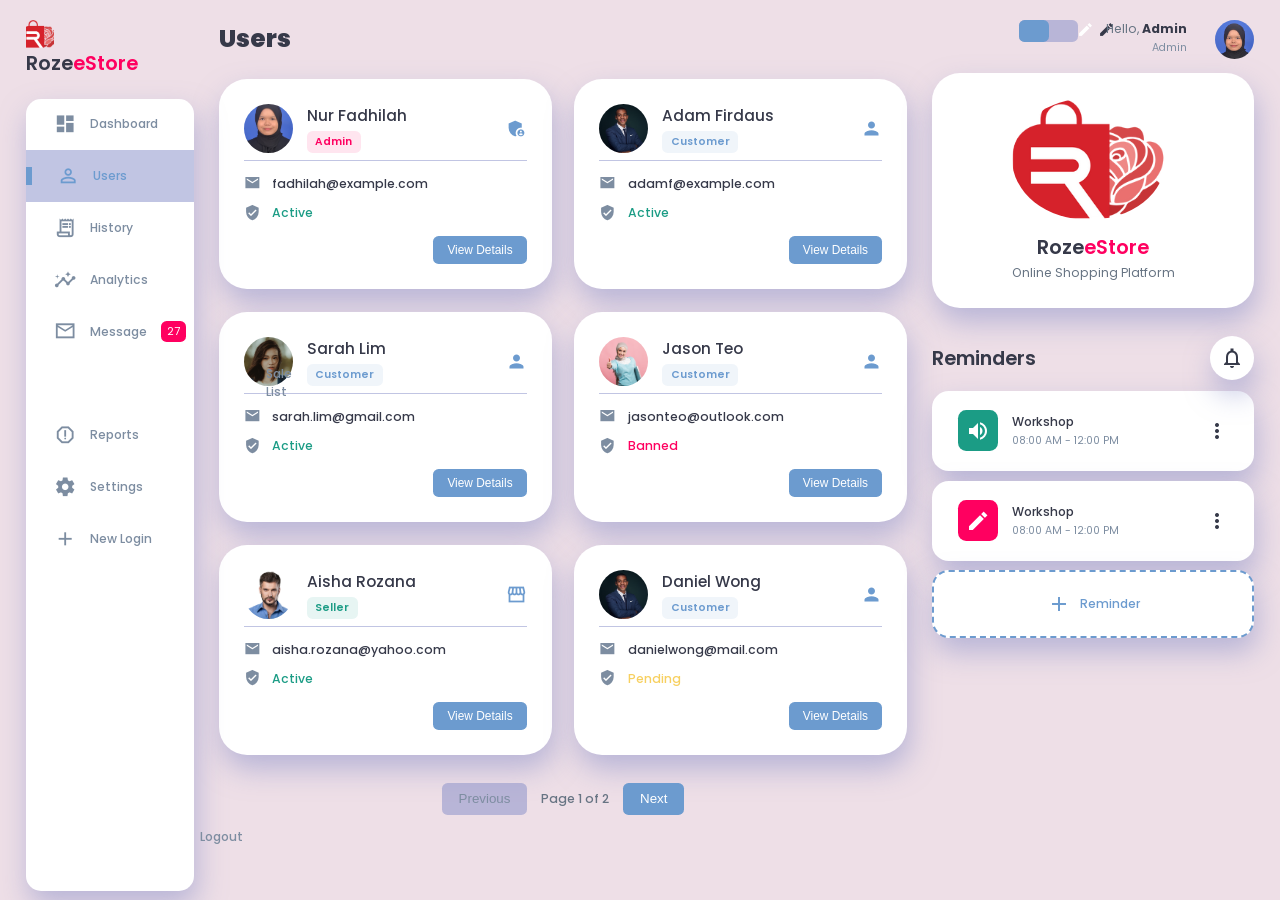
<file: users.html>
<!DOCTYPE html>
<html lang="en">
<head>
    <meta charset="UTF-8">
    <meta name="viewport" content="width=device-width, initial-scale=1.0">
    <link href="https://fonts.googleapis.com/icon?family=Material+Icons+Sharp" rel="stylesheet">
    <link rel="icon" href="images/logo.png" type="image/x-icon">
    <link rel="stylesheet" href="style.css">
    <title>RozeeStore</title>
</head>
<body>

    <div class="container">

        <!-- Sidebar -->
        <aside>
            <div class="toggle">
                <div class="logo">
                    <a href="dashboard.html" class="logo">
                        <img src="images/logo.png" alt="Roze Logo">
                        <h2>Roze<span class="danger">eStore</span></h2>
                </a>
                </div>
                <div class="close" id="close-btn">
                    <span class="material-icons-sharp">close</span>
                </div>
            </div>

            <div class="sidebar">
                <a href="dashboard.html"><span class="material-icons-sharp">dashboard</span><h3>Dashboard</h3></a>
                <a href="users.html" class="active"><span class="material-icons-sharp">person_outline</span><h3>Users</h3></a>
                <a href="#"><span class="material-icons-sharp">receipt_long</span><h3>History</h3></a>
                <a href="analysis.html"><span class="material-icons-sharp">insights</span><h3>Analytics</h3></a>
                <a href="messages.html">
                    <span class="material-icons-sharp">mail_outline</span>
                    <h3>Message</h3>
                    <span class="message-count">27</span>
                </a>
                <a href="sales_list.html"><span class="material-icons-sharp">inventory</span><h3>Sale List</h3></a>
                <a href="#"><span class="material-icons-sharp">report_gmailerrorred</span><h3>Reports</h3></a>
                <a href="#"><span class="material-icons-sharp">settings</span><h3>Settings</h3></a>
                <a href="#"><span class="material-icons-sharp">add</span><h3>New Login</h3></a>
                <a href="signout_auth.php"><span class="material-icons-sharp">logout</span><h3>Logout</h3></a>
            </div>
        </aside>
        <!-- End Sidebar -->

        <!-- Main Content -->
        <main>
            <h1>Users</h1>

            <!-- User Cards Section -->
            <div class="user-cards" id="user-cards-container">
                <!-- User cards will be dynamically added here -->
            </div>

            <!-- Pagination -->
            <div class="pagination">
                <button id="prev-page" class="page-btn">Previous</button>
                <span id="page-info">Page 1 of 1</span>
                <button id="next-page" class="page-btn">Next</button>
            </div>

        </main>
        <!-- End Main Content -->

        <!-- Right Section -->
        <div class="right-section">
            <!-- Top Nav -->
            <div class="nav">
                <button id="menu-btn"><span class="material-icons-sharp">menu</span></button>
                <div class="dark-mode">
                    <span class="material-icons-sharp active">light_mode</span>
                    <span class="material-icons-sharp">dark_mode</span>
                </div>
                <div class="profile">
                    <div class="info">
                        <p>Hello, <b>Admin</b></p>
                        <small class="text-muted">Admin</small>
                    </div>
                    <div class="profile-photo">
                        <img src="images/admin.JPG" alt="Admin Profile">
                    </div>
                </div>
            </div>
            <!-- End Top Nav -->

            <!-- User Profile -->
            <div class="user-profile">
                <div class="logo">
                    <img src="images/logo.png" alt="Roze Logo">
                    <h2>Roze<span class="danger">eStore</span></h2>
                    <p>Online Shopping Platform</p>
                </div>
            </div>

            <!-- Reminders -->
            <div class="reminders">
                <div class="header">
                    <h2>Reminders</h2>
                    <span class="material-icons-sharp">notifications_none</span>
                </div>

                <div class="notification">
                    <div class="icon">
                        <span class="material-icons-sharp">volume_up</span>
                    </div>
                    <div class="content">
                        <div class="info">
                            <h3>Workshop</h3>
                            <small class="text-muted">08:00 AM - 12:00 PM</small>
                        </div>
                        <span class="material-icons-sharp">more_vert</span>
                    </div>
                </div>

                <div class="notification deactivate">
                    <div class="icon">
                        <span class="material-icons-sharp">edit</span>
                    </div>
                    <div class="content">
                        <div class="info">
                            <h3>Workshop</h3>
                            <small class="text-muted">08:00 AM - 12:00 PM</small>
                        </div>
                        <span class="material-icons-sharp">more_vert</span>
                    </div>
                </div>

                <div class="notification add-reminder">
                    <div class="add-icon">
                        <span class="material-icons-sharp">add</span>
                        <h3>Reminder</h3>
                    </div>
                </div>
            </div>
            <!-- End Reminders -->

        </div>
        <!-- End Right Section -->

    </div>
    <!-- End Container -->

    <!-- index script -->
    <script>
        const sideMenu = document.querySelector('aside');
        const menuBtn = document.getElementById('menu-btn');
        const closeBtn = document.getElementById('close-btn');
        const darkMode = document.querySelector('.dark-mode');

        menuBtn.addEventListener('click', () => {
            sideMenu.style.display = 'block';
        });

        closeBtn.addEventListener('click', () => {
        sideMenu.style.display = 'none';
        });

        darkMode.addEventListener('click', () => {
        document.body.classList.toggle('dark-mode-variables');
        darkMode.querySelector('span:nth-child(1)').classList.toggle('active');
        darkMode.querySelector('span:nth-child(2)').classList.toggle('active');
        })

        // User data
        const users = [
            {
                name: "Nur Fadhilah",
                email: "fadhilah@example.com",
                role: "Admin",
                status: "Active",
                avatar: "images/admin.JPG"
            },
            {
                name: "Adam Firdaus",
                email: "adamf@example.com",
                role: "Customer",
                status: "Active",
                avatar: "images/profile-2.png"
            },
            {
                name: "Sarah Lim",
                email: "sarah.lim@gmail.com",
                role: "Customer",
                status: "Active",
                avatar: "images/profile-3.png"
            },
            {
                name: "Jason Teo",
                email: "jasonteo@outlook.com",
                role: "Customer",
                status: "Banned",
                avatar: "images/profile-4.png"
            },
            {
                name: "Aisha Rozana",
                email: "aisha.rozana@yahoo.com",
                role: "Seller",
                status: "Active",
                avatar: "images/profile-1.png"
            },
            {
                name: "Daniel Wong",
                email: "danielwong@mail.com",
                role: "Customer",
                status: "Pending",
                avatar: "images/profile-2.png"
            },
            {
                name: "Farhan Hafiz",
                email: "farhanhafiz@example.com",
                role: "Customer",
                status: "Active",
                avatar: "images/profile-3.png"
            },
            {
                name: "Kimberly Tan",
                email: "kimtan@gmail.com",
                role: "Customer",
                status: "Active",
                avatar: "images/profile-4.png"
            },
            {
                name: "Muhammad Iqbal",
                email: "iqbal.m@gmail.com",
                role: "Seller",
                status: "Active",
                avatar: "images/profile-1.png"
            },
            {
                name: "Siti Nurhuda",
                email: "n.huda@example.com",
                role: "Customer",
                status: "Pending",
                avatar: "images/profile-2.png"
            }
        ];

        // Pagination variables
        let currentPage = 1;
        const itemsPerPage = 6;
        const totalPages = Math.ceil(users.length / itemsPerPage);

        // Function to render user cards
        function renderUserCards() {
            const container = document.getElementById('user-cards-container');
            container.innerHTML = '';
            
            const startIndex = (currentPage - 1) * itemsPerPage;
            const endIndex = startIndex + itemsPerPage;
            const currentUsers = users.slice(startIndex, endIndex);
            
            currentUsers.forEach(user => {
                const card = document.createElement('div');
                card.className = 'user-card';
                
                const statusClass = user.status === 'Active' ? 'success' : 
                                   user.status === 'Pending' ? 'warning' : 'danger';
                
                const roleIcon = user.role === 'Admin' ? 'admin_panel_settings' : 
                                user.role === 'Seller' ? 'storefront' : 'person';
                
                card.innerHTML = `
                    <div class="user-header">
                        <img src="${user.avatar}" alt="${user.name}" class="user-avatar">
                        <div class="user-info">
                            <h3>${user.name}</h3>
                            <span class="user-role ${user.role.toLowerCase()}">${user.role}</span>
                        </div>
                        <span class="material-icons-sharp role-icon">${roleIcon}</span>
                    </div>
                    <div class="user-details">
                        <div class="detail-item">
                            <span class="material-icons-sharp">email</span>
                            <span>${user.email}</span>
                        </div>
                        <div class="detail-item">
                            <span class="material-icons-sharp">verified_user</span>
                            <span class="${statusClass}">${user.status}</span>
                        </div>
                    </div>
                    <div class="user-actions">
                        <button class="details-btn">View Details</button>
                    </div>
                `;
                
                container.appendChild(card);
            });
            
            // Update pagination info
            document.getElementById('page-info').textContent = `Page ${currentPage} of ${totalPages}`;
            document.getElementById('prev-page').disabled = currentPage === 1;
            document.getElementById('next-page').disabled = currentPage === totalPages;
        }

        // Pagination event listeners
        document.getElementById('prev-page').addEventListener('click', () => {
            if (currentPage > 1) {
                currentPage--;
                renderUserCards();
            }
        });

        document.getElementById('next-page').addEventListener('click', () => {
            if (currentPage < totalPages) {
                currentPage++;
                renderUserCards();
            }
        });

        // Initial render
        renderUserCards();
    </script>

</body>
</html>
</file>
<file: style.css>
@import url('https://fonts.googleapis.com/css2?family=Poppins:wght@100;200;300;400;500;600;700;800;900&display=swap');

:root {
    --color-primary: #6C9BCF;
    --color-danger: #FF0060;
    --color-success: #1B9C85;
    --color-warning: #F7D060;
    --color-white: #fff;
    --color-info-dark: #7d8da1;
    --color-dark: #363949;
    --color-light: rgba(132, 139, 200, 0.5);
    --color-dark-variant: #677483;
    --color-background: #eedfe7;

    --card-border-radius: 2rem;
    --border-radius-1: 0.4rem;
    --border-radius-2: 1.2rem;

    --card-padding: 1.8rem;
    --padding-1: 1.2rem;

    --box-shadow: 0.2rem 1rem 2rem var(--color-light);
}

.dark-mode-variables {
    --color-background: #181a1e;
    --color-white: #20252B;
    --color-dark: #edeffd;
    --color-dark-variant: #a3bdcc;
    --color-light: rgba(0, 0, 0, 0.4);
    --box-shadow: 0 2rem 3rem var(--color-light);
}

* {
    margin: 0;
    padding: 0;
    outline: 0;
    appearance: none;
    border: 0;
    text-decoration: none;
    box-sizing: border-box;
}

html {
    font-size: 14px;
}

body {
    width: 100vw;
    height: 100vh;
    font-family: 'Poppins', sans-serif;
    font-size: 0.88rem;
    user-select: none;
    overflow-x: hidden;
    color: var(--color-dark);
    background-color: var(--color-background);
}

a {
    color: var(--color-dark);
}

img {
    display: block;
    width: 100%;
    object-fit: cover;
}

h1 {
    font-weight: 800;
    font-size: 1.8rem;
}

h2 {
    font-weight: 600;
    font-size: 1.4rem;
}

h3 {
    font-weight: 500;
    font-size: 0.87rem;
}

small {
    font-size: 0.76rem;
}

p {
    color: var(--color-dark-variant);
}

b {
    color: var(--color-dark);
}

.text-muted {
    color: var(--color-info-dark);
}

.primary {
    color: var(--color-primary);
}

.danger {
    color: var(--color-danger);
}

.success {
    color: var(--color-success);
}

.warning {
    color: var(--color-warning);
}

/* Container */
.container {
    display: grid;
    width: 96%;
    margin: 0 auto;
    gap: 1.8rem;
    grid-template-columns: 12rem auto 23rem;
}

/* Sidebar */
aside {
    height: 100vh;
}

aside .toggle {
    display: flex;
    align-items: center;
    justify-content: space-between;
    margin-top: 1.4rem;
}

aside .toggle .logo img {
    width: 2rem;
    height: 2rem;
}

aside .toggle .close {
    padding-right: 1rem;
    display: none;
}

aside .sidebar {
    display: flex;
    flex-direction: column;
    background-color: var(--color-white);
    box-shadow: var(--box-shadow);
    border-radius: 15px;
    height: 88vh;
    position: relative;
    top: 1.5rem;
    transition: all 0.3s ease;
}

aside .sidebar:hover {
    box-shadow: none;
}

aside .sidebar a {
    display: flex;
    align-items: center;
    color: var(--color-info-dark);
    height: 3.7rem;
    gap: 1rem;
    position: relative;
    margin-left: 2rem;
    transition: all 0.3s ease;
}

aside .sidebar a span {
    font-size: 1.6rem;
    transition: all 0.3s ease;
}

aside .sidebar a:last-child {
    position: absolute;
    bottom: 2rem;
    width: 100%;
}

aside .sidebar a.active {
    width: 100%;
    color: var(--color-primary);
    background-color: var(--color-light);
    margin-left: 0;
}

aside .sidebar a.active::before {
    content: '';
    width: 6px;
    height: 18px;
    background-color: var(--color-primary);
}

aside .sidebar a.active span {
    color: var(--color-primary);
    margin-left: calc(1rem - 3px);
}

aside .sidebar a:hover {
    color: var(--color-primary);
}

aside .sidebar a:hover span {
    margin-left: 0.6rem;
}

aside .sidebar .message-count {
    background-color: var(--color-danger);
    padding: 2px 6px;
    color: var(--color-white);
    font-size: 11px;
    border-radius: var(--border-radius-1);
}

/* Main Content */
main {
    margin-top: 1.4rem;
}

main .analyze {
    display: grid;
    grid-template-columns: repeat(3, 1fr);
    gap: 1.6rem;
}

main .analyze > div {
    background-color: var(--color-white);
    padding: var(--card-padding);
    border-radius: var(--card-border-radius);
    margin-top: 1rem;
    box-shadow: var(--box-shadow);
    cursor: pointer;
    transition: all 0.3s ease;
}

main .analyze > div:hover {
    box-shadow: none;
}

main .analyze h3 {
    margin-left: 0.6rem;
    font-size: 1rem;
}

main .analyze .progress {
    position: relative;
    width: 92px;
    height: 92px;
    border-radius: 50%;
}

main .analyze svg {
    width: 7rem;
    height: 7rem;
}

main .analyze svg circle {
    fill: none;
    stroke-width: 10;
    stroke-linecap: round;
    transform: translate(5px, 5px);
}

main .analyze .sales svg circle {
    stroke: var(--color-success);
    stroke-dashoffset: -30;
    stroke-dasharray: 200;
}

main .analyze .visits svg circle {
    stroke: var(--color-danger);
    stroke-dashoffset: -30;
    stroke-dasharray: 200;
}

main .analyze .searches svg circle {
    stroke: var(--color-primary);
    stroke-dashoffset: -30;
    stroke-dasharray: 200;
}

main .analyze .progress .percentage {
    position: absolute;
    top: -3px;
    left: -1px;
    display: flex;
    align-items: center;
    justify-content: center;
    height: 100%;
    width: 100%;
}

/* New Users */
main .new-users {
    margin-top: 1.3rem;
}

main .new-users .user-list {
    background-color: var(--color-white);
    padding: var(--card-padding);
    border-radius: var(--card-border-radius);
    margin-top: 1rem;
    box-shadow: var(--box-shadow);
    display: flex;
    justify-content: space-around;
    flex-wrap: wrap;
    gap: 1.4rem;
    cursor: pointer;
    transition: all 0.3s ease;
}

main .new-users .user-list:hover {
    box-shadow: none;
}

main .new-users .user-list .user {
    display: flex;
    flex-direction: column;
    align-items: center;
    justify-content: center;
}

main .new-users .user-list .user img {
    width: 5rem;
    height: 5rem;
    margin-bottom: 0.4rem;
    border-radius: 50%;
}

/* Recent Orders */
main .recent-orders {
    margin-top: 1.3rem;
}

main .recent-orders h2 {
    margin-bottom: 0.8rem;
}

main .recent-orders table {
    background-color: var(--color-white);
    width: 100%;
    padding: var(--card-padding);
    text-align: center;
    box-shadow: var(--box-shadow);
    border-radius: var(--card-border-radius);
    transition: all 0.3s ease;
}

main .recent-orders table:hover {
    box-shadow: none;
}

main table tbody td {
    height: 2.8rem;
    border-bottom: 1px solid var(--color-light);
    color: var(--color-dark-variant);
}

main table tbody tr:last-child td {
    border: none;
}

main .recent-orders a {
    text-align: center;
    display: block;
    margin: 1rem auto;
    color: var(--color-primary);
}

/* Sale Cards Styles */
.sale-cards {
    display: grid;
    grid-template-columns: repeat(auto-fill, minmax(320px, 1fr));
    gap: 1.6rem;
    margin-top: 1.5rem;
}

.sale-card {
    background-color: var(--color-white);
    border-radius: var(--card-border-radius);
    box-shadow: var(--box-shadow);
    transition: all 0.3s ease;
    display: flex;
    flex-direction: column;
    overflow: hidden;
}

.sale-card:hover {
    box-shadow: none;
    transform: translateY(-5px);
}

.sale-image {
    width: 100%;
    height: 180px;
    overflow: hidden;
}

.sale-image img {
    width: 100%;
    height: 100%;
    object-fit: cover;
    transition: transform 0.3s ease;
}

.sale-card:hover .sale-image img {
    transform: scale(1.05);
}

.sale-header {
    display: flex;
    justify-content: space-between;
    align-items: center;
    padding: 1.2rem var(--card-padding) 0.8rem;
}

.sale-header h3 {
    font-size: 1.2rem;
    color: var(--color-dark);
}

.sale-header .material-icons-sharp {
    color: var(--color-primary);
    font-size: 1.5rem;
}

.sale-info {
    flex-grow: 1;
    display: flex;
    flex-direction: column;
    gap: 0.8rem;
    padding: 0 var(--card-padding);
}

.info-item {
    display: flex;
    justify-content: space-between;
}

.info-label {
    color: var(--color-info-dark);
    font-weight: 500;
}

.info-value {
    font-weight: 600;
}

.info-value.success {
    color: var(--color-success);
}

.info-value.warning {
    color: var(--color-warning);
}

.info-value.primary {
    color: var(--color-primary);
}

.info-value.danger {
    color: var(--color-danger);
}

.sale-actions {
    padding: 0.8rem var(--card-padding) 1.2rem;
    display: flex;
    justify-content: flex-end;
}

.details-btn {
    background-color: var(--color-primary);
    color: white;
    border: none;
    padding: 0.6rem 1.2rem;
    border-radius: var(--border-radius-1);
    cursor: pointer;
    font-weight: 500;
    transition: all 0.3s ease;
}

.details-btn:hover {
    background-color: #5a78c2;
}

/* User Cards Styles */
.user-cards {
    display: grid;
    grid-template-columns: repeat(auto-fill, minmax(300px, 1fr));
    gap: 1.6rem;
    margin-top: 1.5rem;
}

.user-card {
    background-color: var(--color-white);
    border-radius: var(--card-border-radius);
    padding: var(--card-padding);
    box-shadow: var(--box-shadow);
    transition: all 0.3s ease;
    display: flex;
    flex-direction: column;
}

.user-card:hover {
    box-shadow: none;
    transform: translateY(-5px);
}

.user-header {
    display: flex;
    align-items: center;
    margin-bottom: 1rem;
    padding-bottom: 0.5rem;
    border-bottom: 1px solid var(--color-light);
}

.user-avatar {
    width: 3.5rem;
    height: 3.5rem;
    border-radius: 50%;
    object-fit: cover;
    margin-right: 1rem;
}

.user-info {
    flex-grow: 1;
}

.user-info h3 {
    font-size: 1.1rem;
    color: var(--color-dark);
    margin-bottom: 0.3rem;
}

.user-role {
    display: inline-block;
    padding: 0.2rem 0.6rem;
    border-radius: var(--border-radius-1);
    font-size: 0.75rem;
    font-weight: 600;
}

.user-role.admin {
    background-color: rgba(255, 0, 96, 0.1);
    color: var(--color-danger);
}

.user-role.seller {
    background-color: rgba(27, 156, 133, 0.1);
    color: var(--color-success);
}

.user-role.customer {
    background-color: rgba(108, 155, 207, 0.1);
    color: var(--color-primary);
}

.role-icon {
    color: var(--color-primary);
    font-size: 1.5rem;
}

.user-details {
    flex-grow: 1;
    display: flex;
    flex-direction: column;
    gap: 0.8rem;
    margin-bottom: 1rem;
}

.detail-item {
    display: flex;
    align-items: center;
    gap: 0.8rem;
}

.detail-item .material-icons-sharp {
    color: var(--color-info-dark);
    font-size: 1.2rem;
}

.detail-item span:last-child {
    font-weight: 500;
}

.user-actions {
    display: flex;
    justify-content: flex-end;
}

/* Pagination Styles */
.pagination {
    display: flex;
    justify-content: center;
    align-items: center;
    gap: 1rem;
    margin-top: 2rem;
}

.page-btn {
    background-color: var(--color-primary);
    color: white;
    border: none;
    padding: 0.6rem 1.2rem;
    border-radius: var(--border-radius-1);
    cursor: pointer;
    font-weight: 500;
    transition: all 0.3s ease;
}

.page-btn:hover:not(:disabled) {
    background-color: #5a78c2;
}

.page-btn:disabled {
    background-color: var(--color-light);
    color: var(--color-info-dark);
    cursor: not-allowed;
}

#page-info {
    font-weight: 500;
    color: var(--color-dark-variant);
}

/* Right Section */
.right-section {
    margin-top: 1.4rem;
}

.right-section .nav {
    display: flex;
    justify-content: end;
    gap: 2rem;
}

.right-section .nav button {
    display: none;
}

.right-section .dark-mode {
    background-color: var(--color-light);
    display: flex;
    justify-content: space-between;
    align-items: center;
    height: 1.6rem;
    width: 4.2rem;
    cursor: pointer;
    border-radius: var(--border-radius-1);
}

.right-section .dark-mode span {
    font-size: 1.2rem;
    width: 50%;
    height: 100%;
    display: flex;
    align-items: center;
    justify-content: center;
}

.right-section .dark-mode span.active {
    background-color: var(--color-primary);
    color: white;
    border-radius: var(--border-radius-1);
}

.right-section .nav .profile {
    display: flex;
    gap: 2rem;
    text-align: right;
}

.right-section .nav .profile .profile-photo {
    width: 2.8rem;
    height: 2.8rem;
    border-radius: 50%;
    overflow: hidden;
}

/* User Profile Card */
.right-section .user-profile {
    display: flex;
    justify-content: center;
    text-align: center;
    margin-top: 1rem;
    background-color: var(--color-white);
    padding: var(--card-padding);
    border-radius: var(--card-border-radius);
    box-shadow: var(--box-shadow);
    cursor: pointer;
    transition: all 0.3s ease;
}

.right-section .user-profile:hover {
    box-shadow: none;
}

.right-section .user-profile img {
    width: 11rem;
    height: auto;
    margin-bottom: 0.8rem;
    border-radius: 50%;
}

.right-section .user-profile h2 {
    margin-bottom: 0.2rem;
}

/* Reminders */
.right-section .reminders {
    margin-top: 2rem;
}

.right-section .reminders .header {
    display: flex;
    align-items: center;
    justify-content: space-between;
    margin-bottom: 0.8rem;
}

.right-section .reminders .header span {
    padding: 10px;
    box-shadow: var(--box-shadow);
    background-color: var(--color-white);
    border-radius: 50%;
}

.right-section .reminders .notification {
    background-color: var(--color-white);
    display: flex;
    align-items: center;
    gap: 1rem;
    margin-bottom: 0.7rem;
    padding: 1.4rem var(--card-padding);
    border-radius: var(--border-radius-2);
    box-shadow: var(--box-shadow);
    cursor: pointer;
    transition: all 0.3s ease;
}

.right-section .reminders .notification:hover {
    box-shadow: none;
}

.right-section .reminders .notification .content {
    display: flex;
    justify-content: space-between;
    align-items: center;
    margin: 0;
    width: 100%;
}

.right-section .reminders .notification .icon {
    padding: 0.6rem;
    color: var(--color-white);
    background-color: var(--color-success);
    border-radius: 20%;
    display: flex;
    align-items: center;
    justify-content: center;
}

.right-section .reminders .notification.deactivate .icon {
    background-color: var(--color-danger);
}

.right-section .reminders .add-reminder {
    background-color: var(--color-white);
    border: 2px dashed var(--color-primary);
    color: var(--color-primary);
    display: flex;
    align-items: center;
    justify-content: center;
    cursor: pointer;
}

.right-section .reminders .add-reminder:hover {
    background-color: var(--color-primary);
    color: white;
}

.right-section .reminders .add-reminder div {
    display: flex;
    align-items: center;
    gap: 0.6rem;
}

.charts-column {
    display: grid;
    grid-template-columns: 1fr;
    gap: 2rem;
    margin-top: 2rem;
}

@media screen and (max-width: 768px){
    .charts-column {
        margin-top: 1rem;
    }
}

.chart-card canvas,
.chart-card #revenueChart {
    width: 100% !important;
    height: auto !important;
}

.sale-list {
    margin-top: 2rem;
}

.sale-list table {
    width: 100%;
    border-collapse: collapse;
}

.sale-list th, .sale-list td {
    padding: 12px 15px;
    border-bottom: 1px solid #ddd;
    text-align: left;
}

.sale-list th {
    background-color: var(--color-primary);
    color: #fff;
    font-weight: 500;
}

.sale-list tbody tr:hover {
    background-color: #f5f5f5;
}

.sale-list button.details-btn {
    background-color: var(--color-primary);
    color: #fff;
    border: none;
    padding: 6px 12px;
    border-radius: 5px;
    cursor: pointer;
}

.sale-list button.details-btn:hover {
    background-color: #5a78c2;
}

/* Responsive adjustments */
@media screen and (max-width: 1200px){
    .container{
        width: 95%;
        grid-template-columns: 7rem auto 23rem;
    }

    aside .logo h2{
        display: none;
    }

    aside .sidebar h3{
        display: none;
    }

    aside .sidebar a{
        width: 5.6rem;
    }

    aside .sidebar a:last-child{
        position: relative;
        margin-top: 1.8rem;
    }

    main .analyze{
        grid-template-columns: 1fr;
        gap: 0;
    }

    main .new-users .user-list .user{
        flex-basis: 40%;
    }

    main .recent-orders{
        width: 94%;
        position: absolute;
        left: 50%;
        transform: translateX(-50%);
        margin: 2rem 0 0 0.8rem;
    }

    main .recent-orders table{
        width: 83vw;
    }

    main table tbody tr td:last-child,
    main table tbody tr td:first-child{
        display: none;
    }

    .sale-cards {
        grid-template-columns: repeat(auto-fill, minmax(280px, 1fr));
    }

    .user-cards {
        grid-template-columns: repeat(auto-fill, minmax(260px, 1fr));
    }
}

@media screen and (max-width: 768px){
    .container{
        width: 100%;
        grid-template-columns: 1fr;
        padding: 0 var(--padding-1);
    }

    aside{
        position: fixed;
        background-color: var(--color-white);
        width: 15rem;
        z-index: 3;
        box-shadow: 1rem 3rem 4rem var(--color-light);
        height: 100vh;
        left: -100%;
        display: none;
        animation: showMenu 0.4s ease forwards;
    }

    @keyframes showMenu{
        to{
            left: 0;
        }
    }

    aside .logo{
        margin-left: 1rem;
    }

    aside .logo h2{
        display: inline;
    }

    aside .sidebar h3{
        display: inline;
    }

    aside .sidebar a{
        width: 100%;
        height: 3.4rem;
    }

    aside .sidebar a:last-child{
        position: absolute;
        bottom: 5rem;
    }

    aside .toggle .close{
        display: inline-block;
        cursor: pointer;
    }

    main{
        margin-top: 8rem;
        padding: 0 1rem;

    }

    main .new-users .user-list .user{
        flex-basis: 35%;
    }

    main .recent-orders{
        position: relative;
        margin: 3rem 0 0 0;
        width: 100%;
    }

    main .recent-orders table{
        width: 100%;
        margin: 0;
    }

    .right-section{
        width: 94%;
        margin: 0 auto 4rem;
    }

    .right-section .nav{
        position: fixed;
        top: 0;
        left: 0;
        align-items: center;
        background-color: var(--color-white);
        padding: 0 var(--padding-1);
        height: 4.6rem;
        width: 100%;
        z-index: 2;
        box-shadow: 0 1rem 1rem var(--color-light);
        margin: 0;
    }

    .right-section .nav .dark-mode{
        width: 4.4rem;
        position: absolute;
        left: 66%;
    }

    .right-section .profile .info{
        display: none;
    }

    .right-section .nav button{
        display: inline-block;
        background-color: transparent;
        cursor: pointer;
        color: var(--color-dark);
        position: absolute;
        left: 1rem;
    }

    .right-section .nav button span{
        font-size: 2rem;
    }

    .sale-cards {
        grid-template-columns: 1fr;
    }
    
    .sale-image {
        height: 160px;
    }

    .user-cards {
        grid-template-columns: 1fr;
    }
}

/* Order Cards Styles */
.order-cards {
    display: grid;
    grid-template-columns: repeat(auto-fill, minmax(300px, 1fr));
    gap: 1.6rem;
    margin-top: 1rem;
}

.order-card {
    background-color: var(--color-white);
    border-radius: var(--card-border-radius);
    box-shadow: var(--box-shadow);
    transition: all 0.3s ease;
    display: flex;
    flex-direction: column;
    overflow: hidden;
}

.order-card:hover {
    box-shadow: none;
    transform: translateY(-5px);
}

.order-image {
    width: 100%;
    height: 150px;
    overflow: hidden;
}

.order-image img {
    width: 100%;
    height: 100%;
    object-fit: cover;
    transition: transform 0.3s ease;
}

.order-card:hover .order-image img {
    transform: scale(1.05);
}

.order-header {
    display: flex;
    justify-content: space-between;
    align-items: center;
    padding: 1rem var(--card-padding) 0.5rem;
}

.order-header h3 {
    font-size: 1.1rem;
    color: var(--color-dark);
}

.order-header .material-icons-sharp {
    color: var(--color-primary);
    font-size: 1.4rem;
}

.order-info {
    flex-grow: 1;
    display: flex;
    flex-direction: column;
    gap: 0.6rem;
    padding: 0 var(--card-padding);
}

.info-item {
    display: flex;
    justify-content: space-between;
}

.info-label {
    color: var(--color-info-dark);
    font-weight: 500;
    font-size: 0.85rem;
}

.info-value {
    font-weight: 600;
    font-size: 0.85rem;
}

.info-value.success {
    color: var(--color-success);
}

.info-value.warning {
    color: var(--color-warning);
}

.info-value.primary {
    color: var(--color-primary);
}

.info-value.danger {
    color: var(--color-danger);
}

.order-actions {
    padding: 0.5rem var(--card-padding) 1rem;
    display: flex;
    justify-content: flex-end;
}

.details-btn {
    background-color: var(--color-primary);
    color: white;
    border: none;
    padding: 0.5rem 1rem;
    border-radius: var(--border-radius-1);
    cursor: pointer;
    font-weight: 500;
    transition: all 0.3s ease;
    font-size: 0.85rem;
}

.details-btn:hover {
    background-color: #5a78c2;
}

/* Show All Button */
.show-all-btn {
    text-align: center;
    display: block;
    margin: 1.5rem auto 0;
    color: var(--color-primary);
    font-weight: 500;
    padding: 0.6rem 1.2rem;
    border: 1px solid var(--color-primary);
    border-radius: var(--border-radius-1);
    width: fit-content;
    transition: all 0.3s ease;
}

.show-all-btn:hover {
    background-color: var(--color-primary);
    color: white;
}

/* Responsive adjustments for order cards */
@media screen and (max-width: 768px) {
    .order-cards {
        grid-template-columns: 1fr;
    }
    
    .order-image {
        height: 120px;
    }
}
</file>
